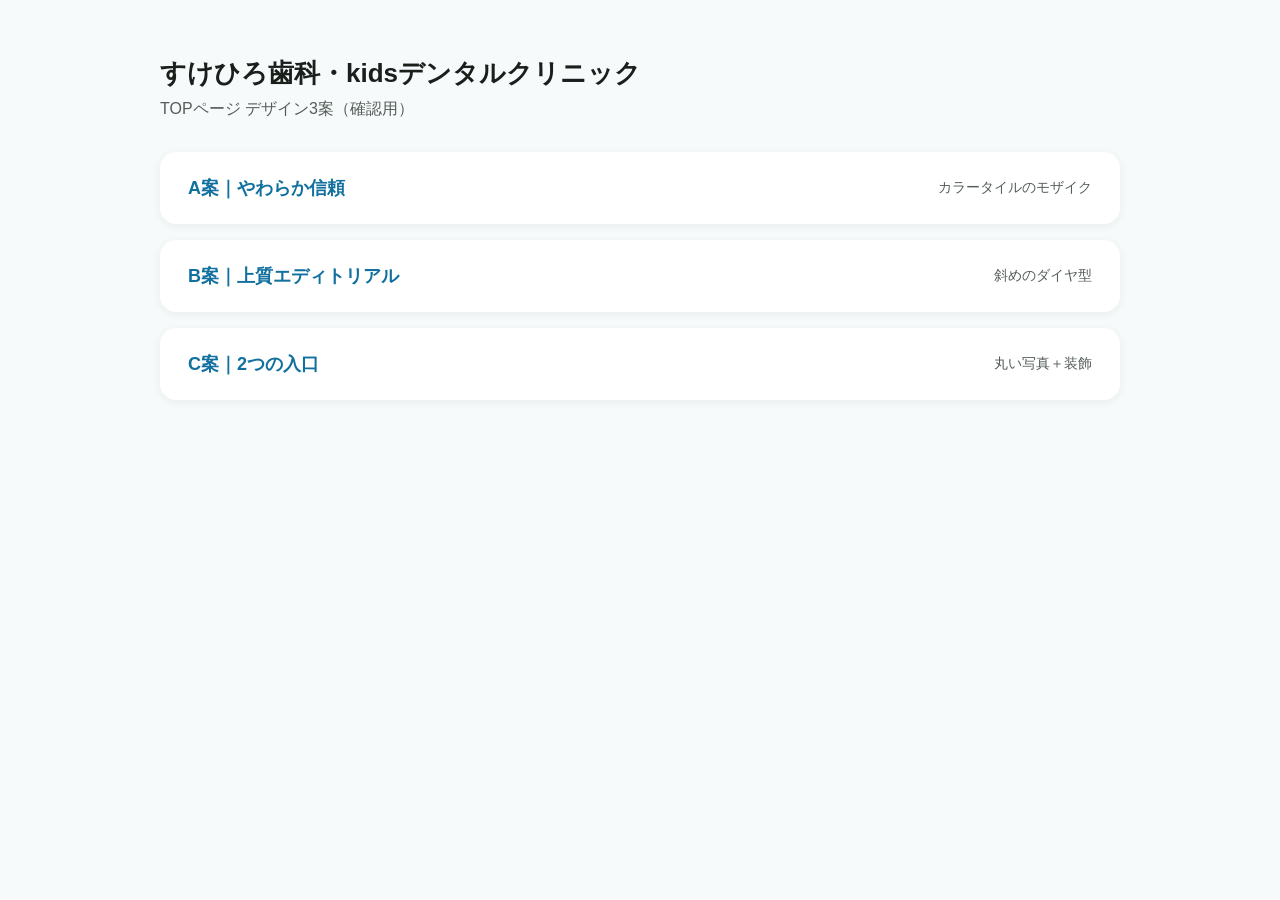
<file: sukehiro-dental-top-design/index.html>
<!doctype html>
<html lang="ja"><head><meta charset="utf-8"><meta name="viewport" content="width=device-width,initial-scale=1">
<title>すけひろ歯科 TOPデザイン3案</title>
<style>body{margin:0;font-family:"Hiragino Sans","Noto Sans JP",sans-serif;background:#F7FAFB;color:#1a1f1c}main{max-width:960px;margin:0 auto;padding:56px 20px}h1{font-size:26px;margin:0 0 8px}p{color:#545d58;margin:0 0 32px}ul{list-style:none;padding:0;display:grid;gap:16px}a{display:flex;justify-content:space-between;align-items:center;padding:24px 28px;border-radius:16px;background:#fff;box-shadow:0 2px 10px rgba(0,0,0,.06);color:#12709F;text-decoration:none;font-weight:700;font-size:18px}a:hover{background:#E3F4FC}small{color:#545d58;font-weight:400;font-size:14px}</style></head>
<body><main><h1>すけひろ歯科・kidsデンタルクリニック</h1><p>TOPページ デザイン3案（確認用）</p><ul>
<li><a href="a/">A案｜やわらか信頼 <small>カラータイルのモザイク</small></a></li>
<li><a href="b/">B案｜上質エディトリアル <small>斜めのダイヤ型</small></a></li>
<li><a href="c/">C案｜2つの入口 <small>丸い写真＋装飾</small></a></li>
</ul></main></body></html>
</file>
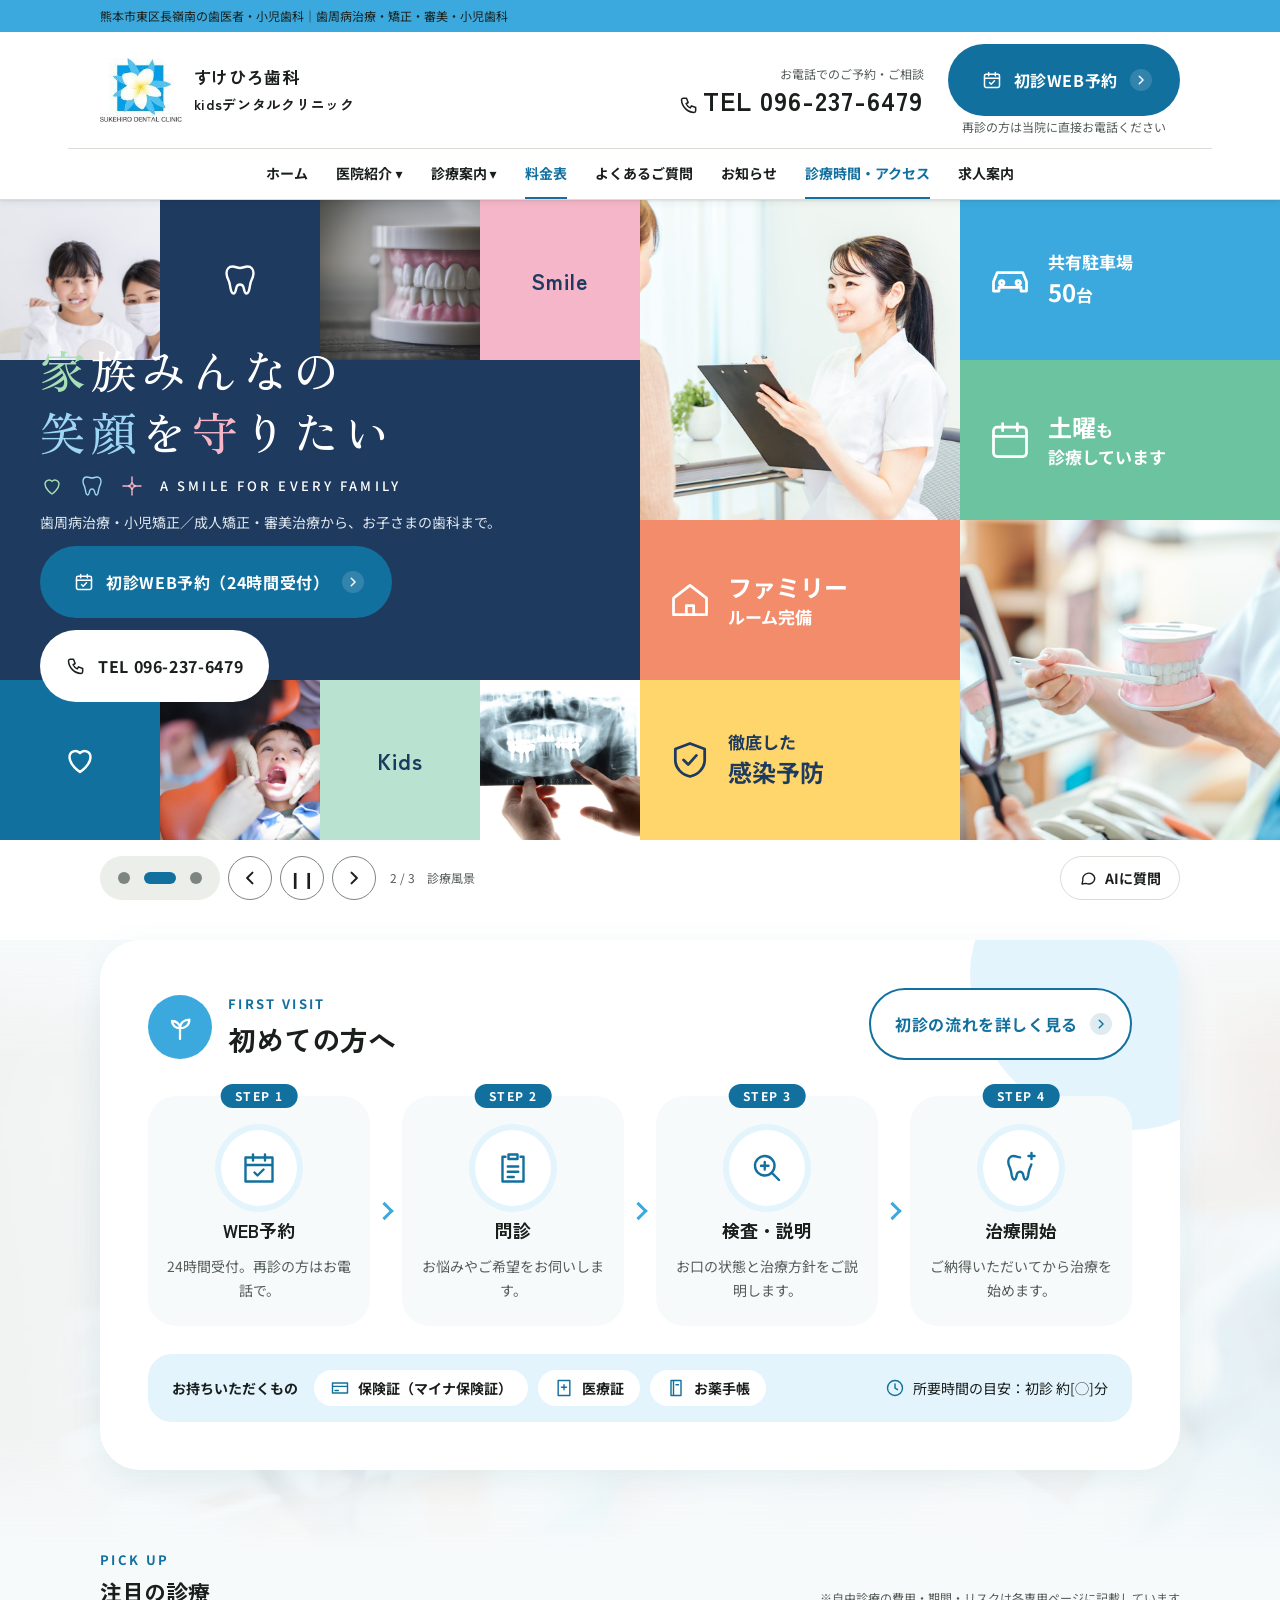
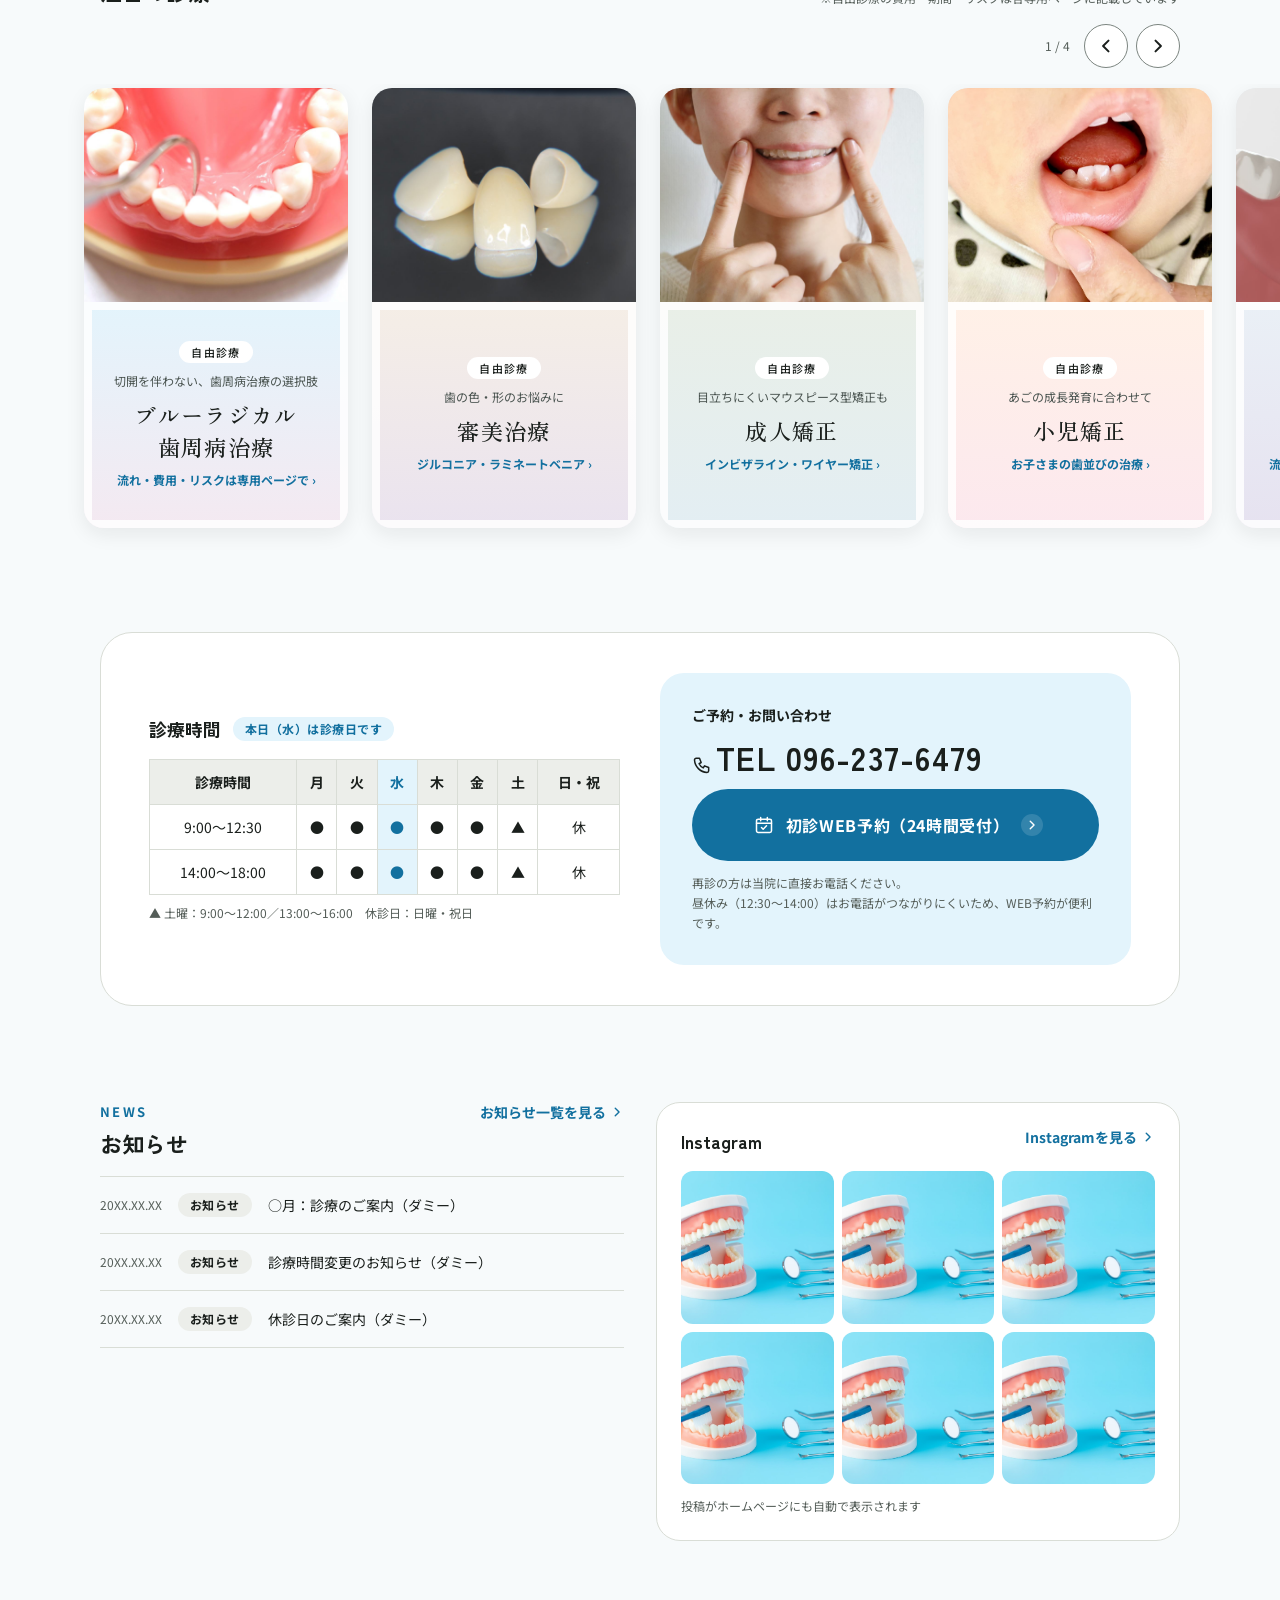
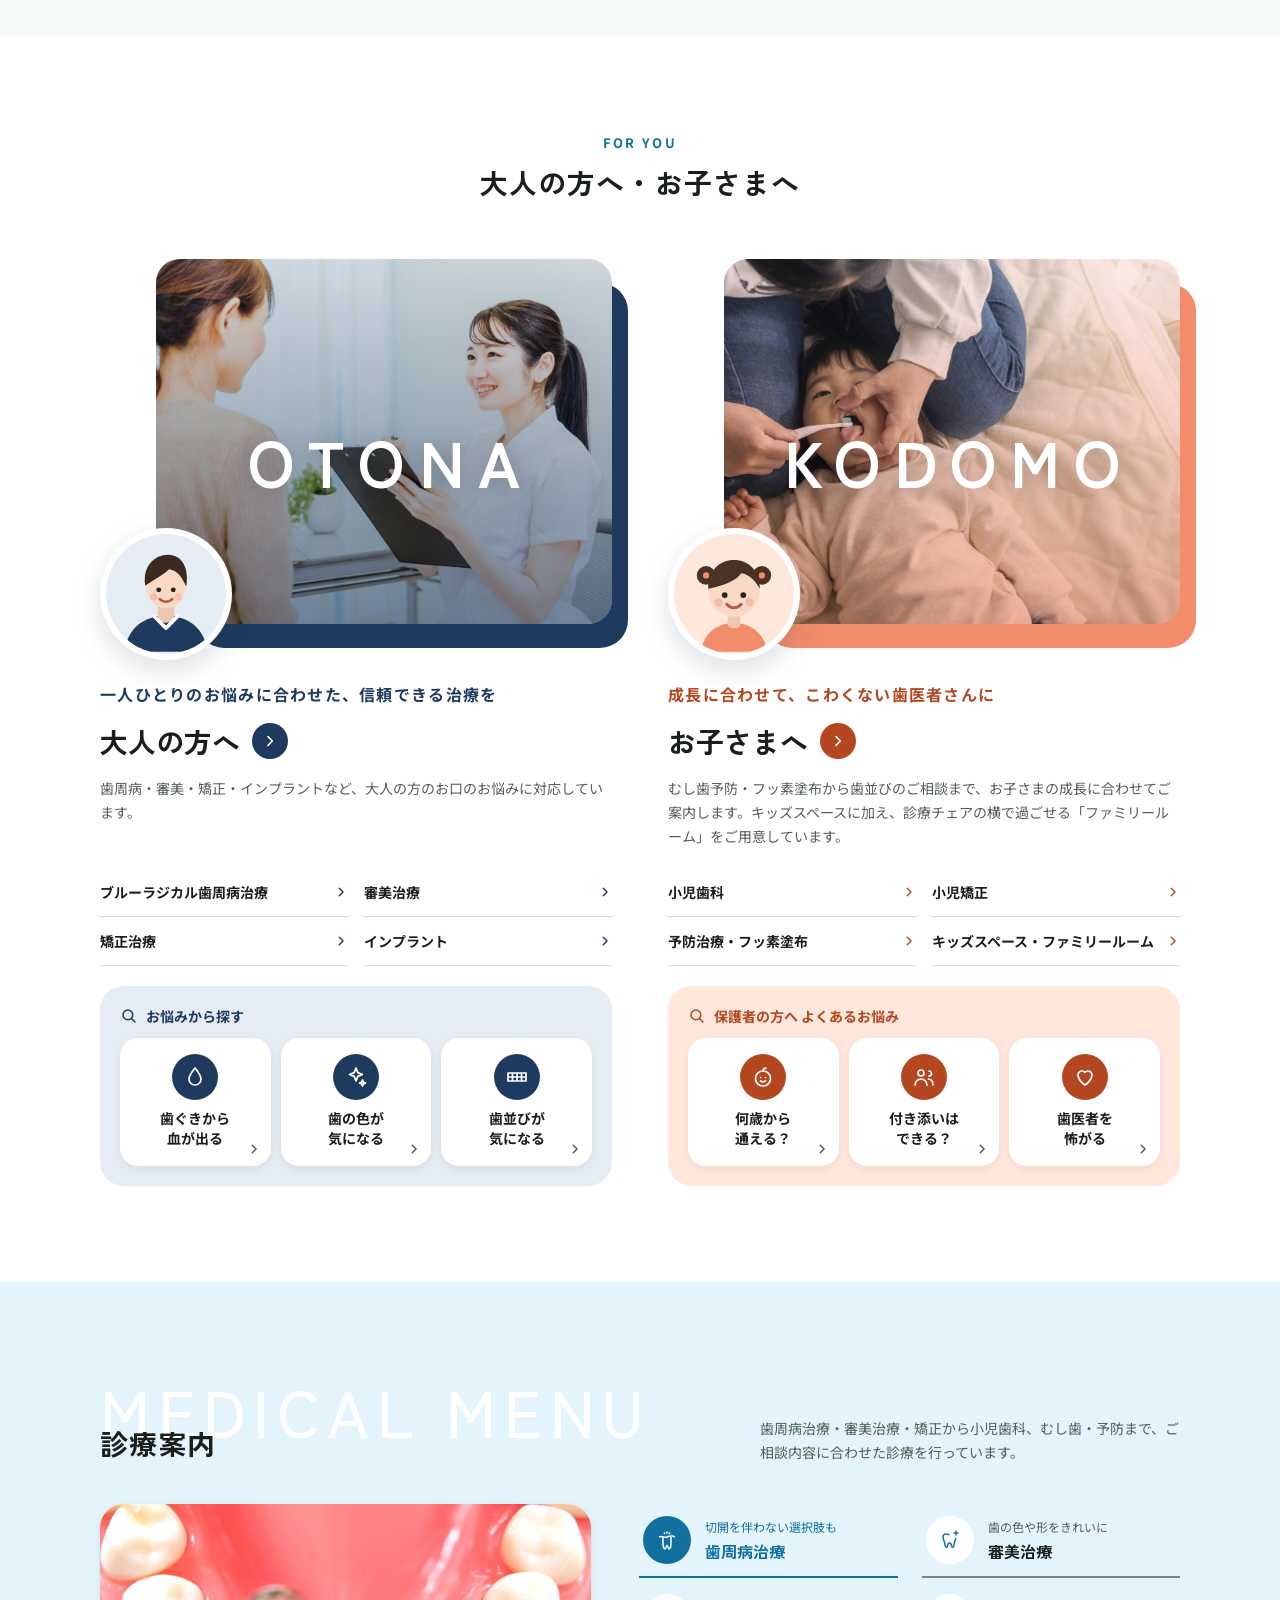
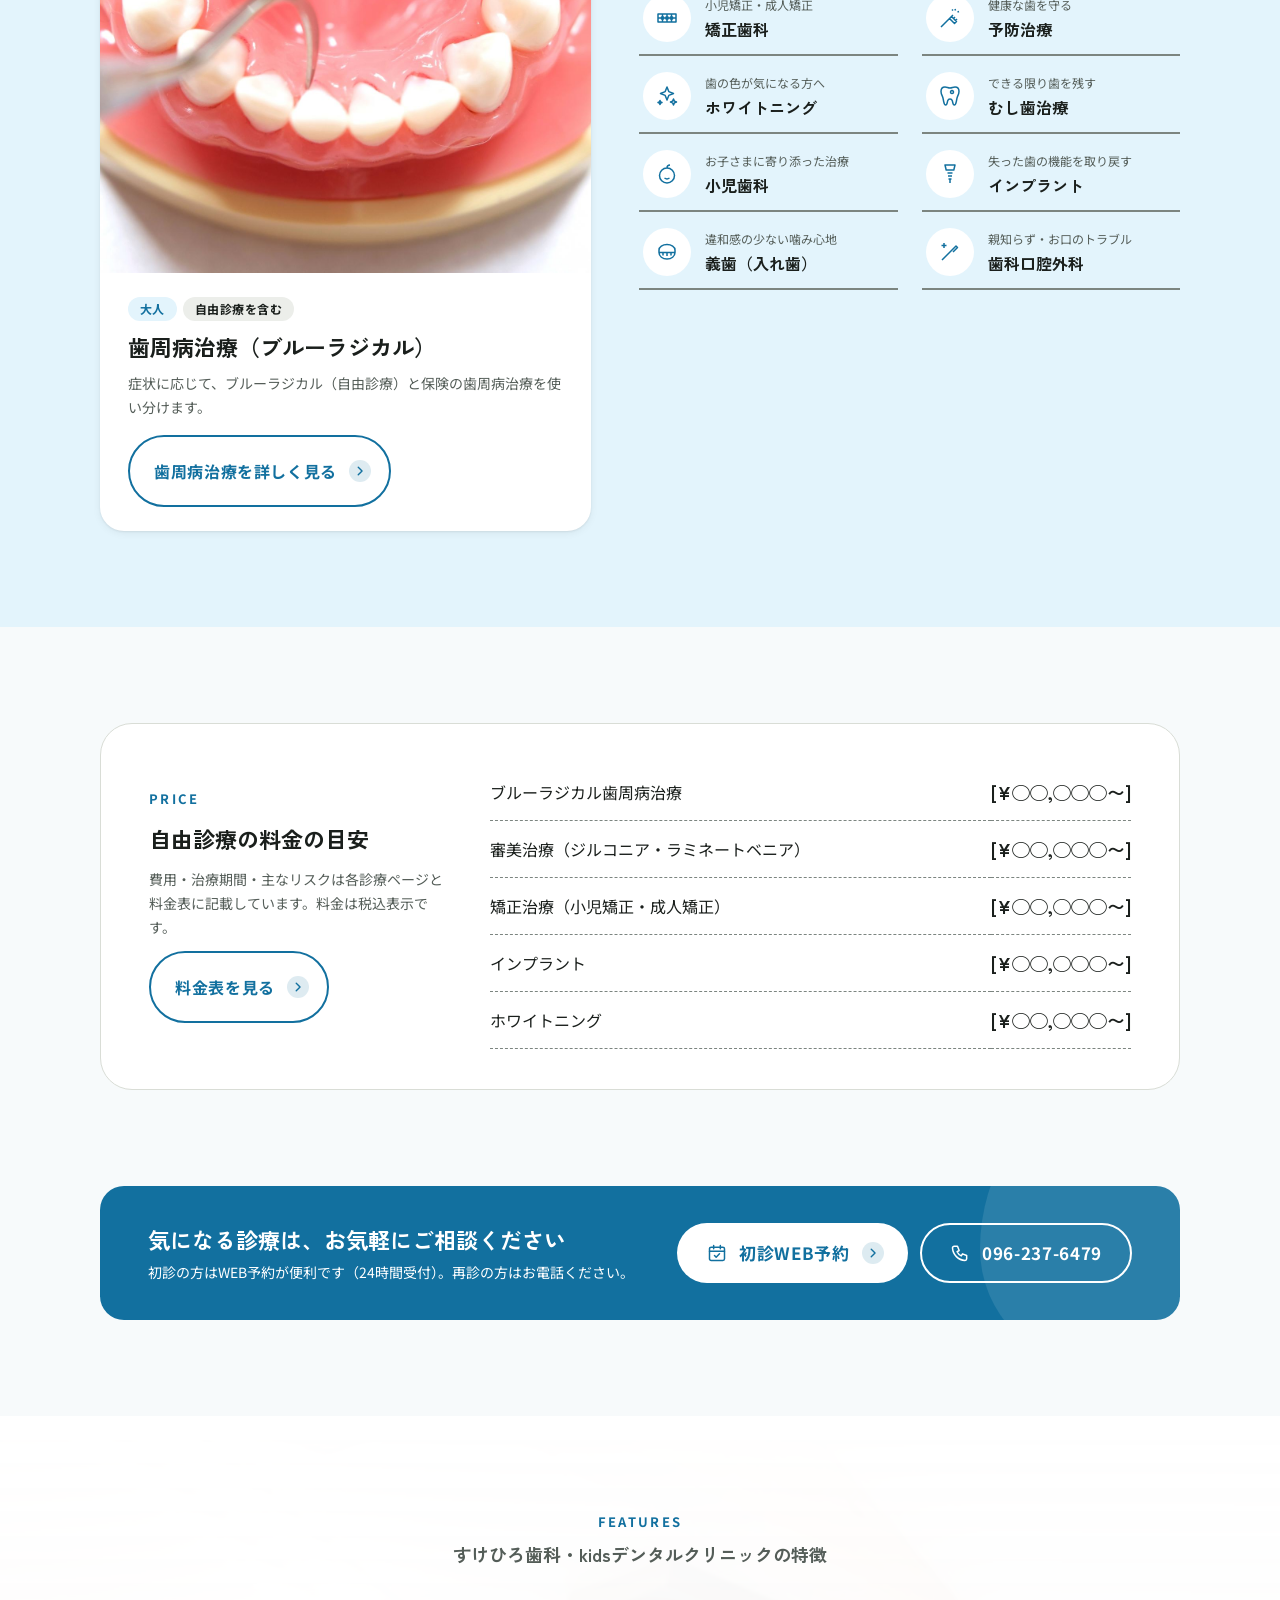
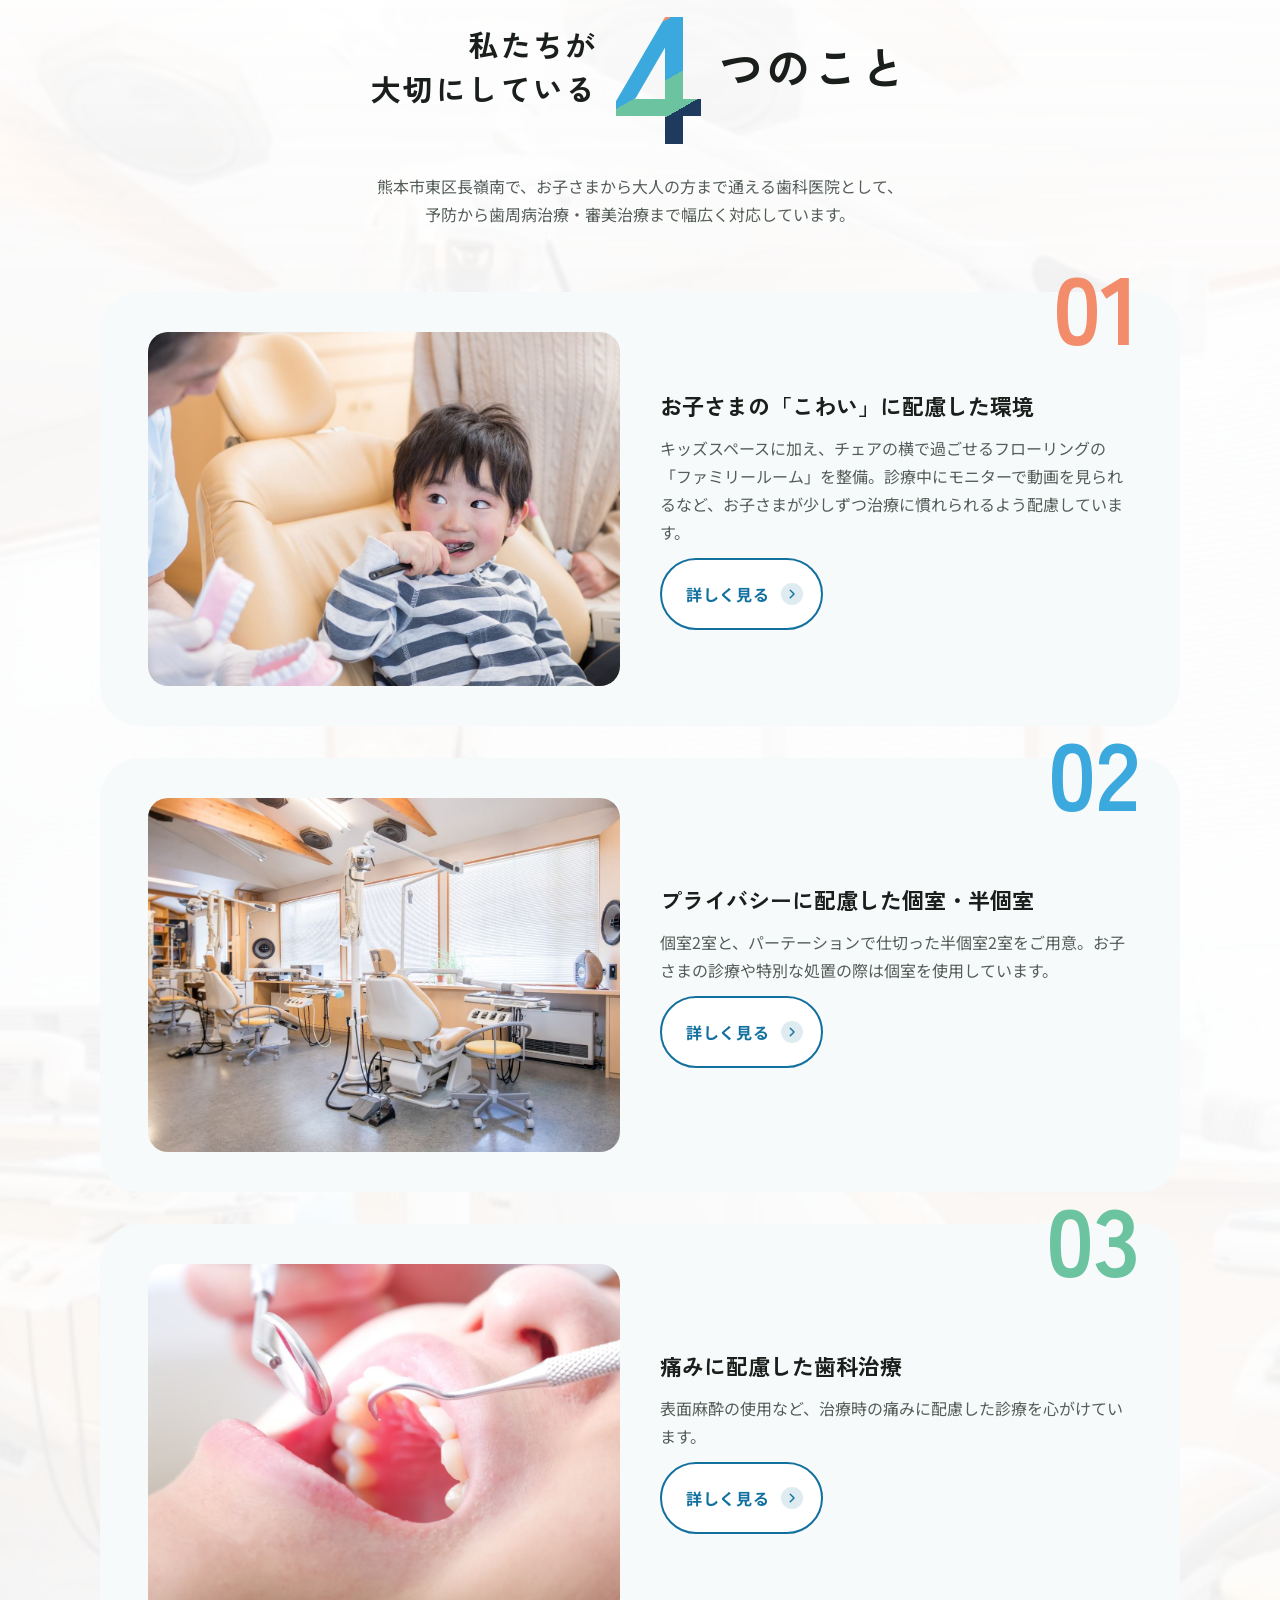
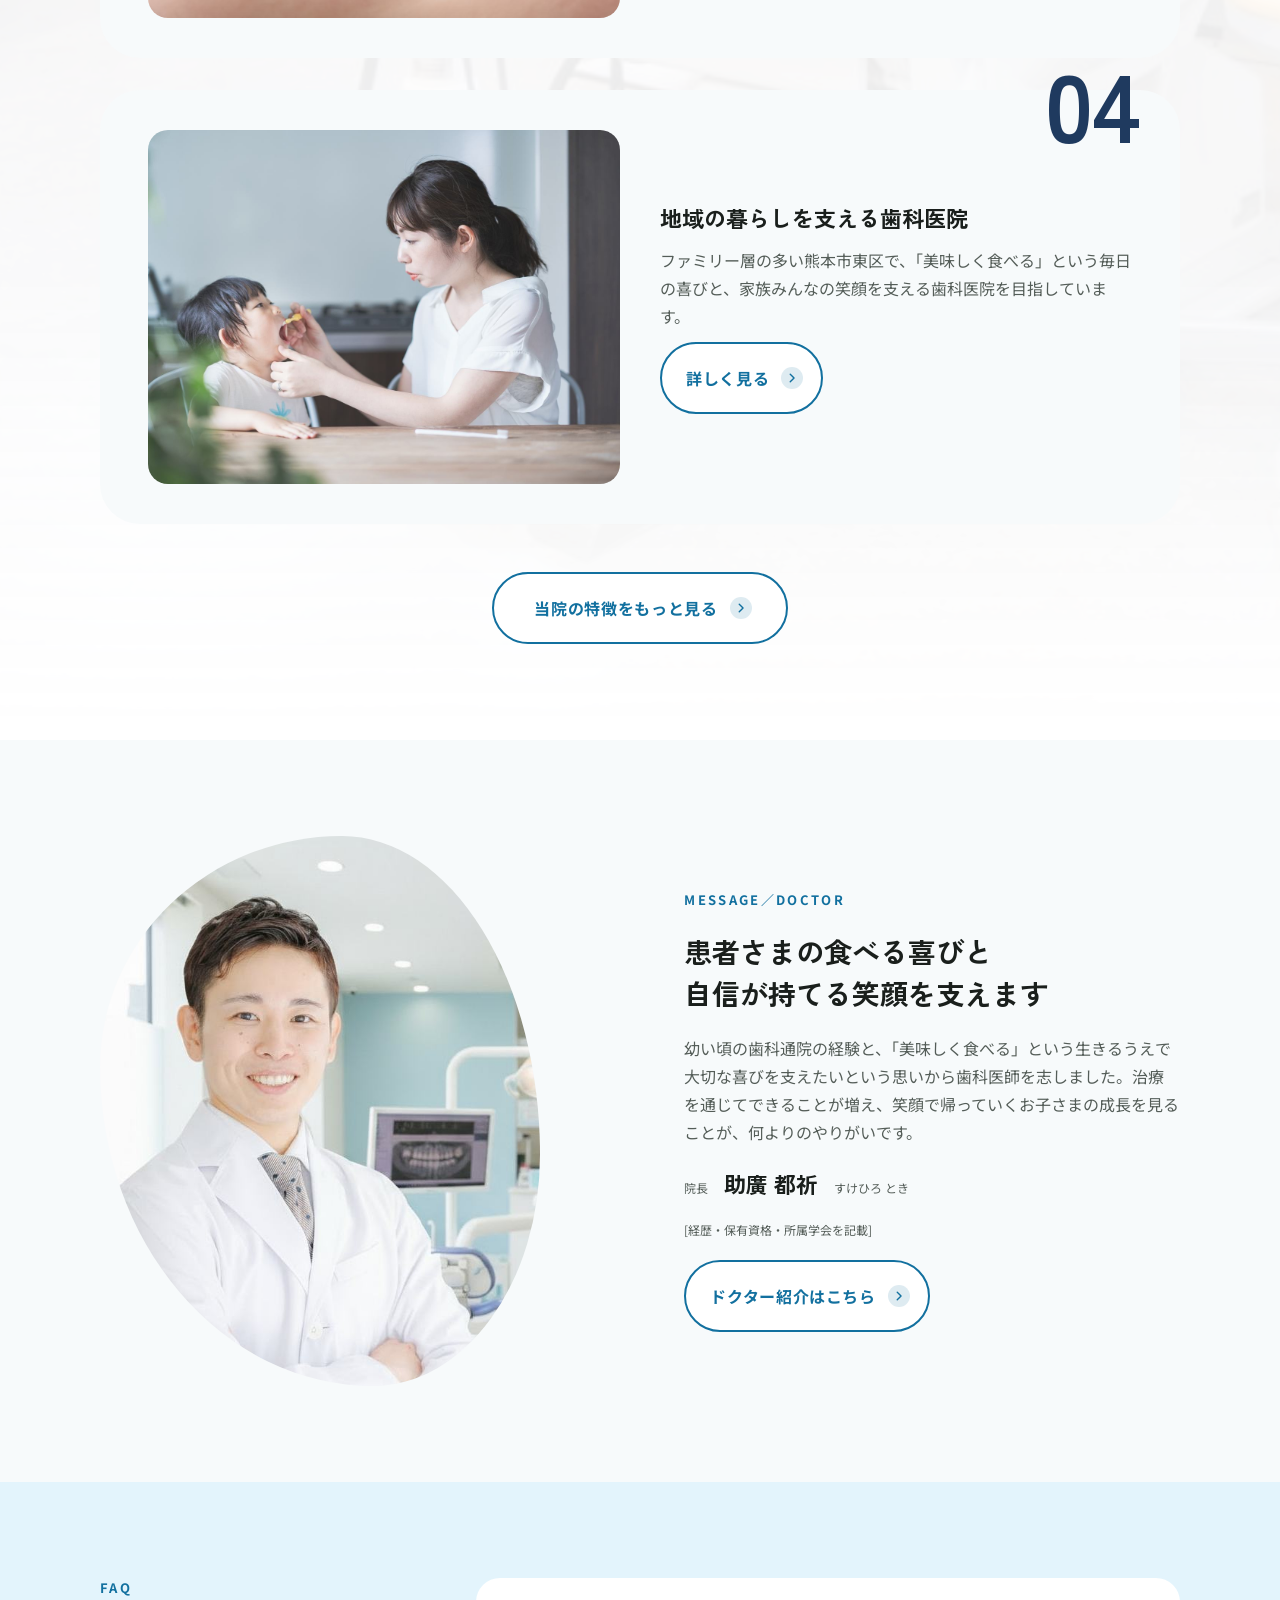
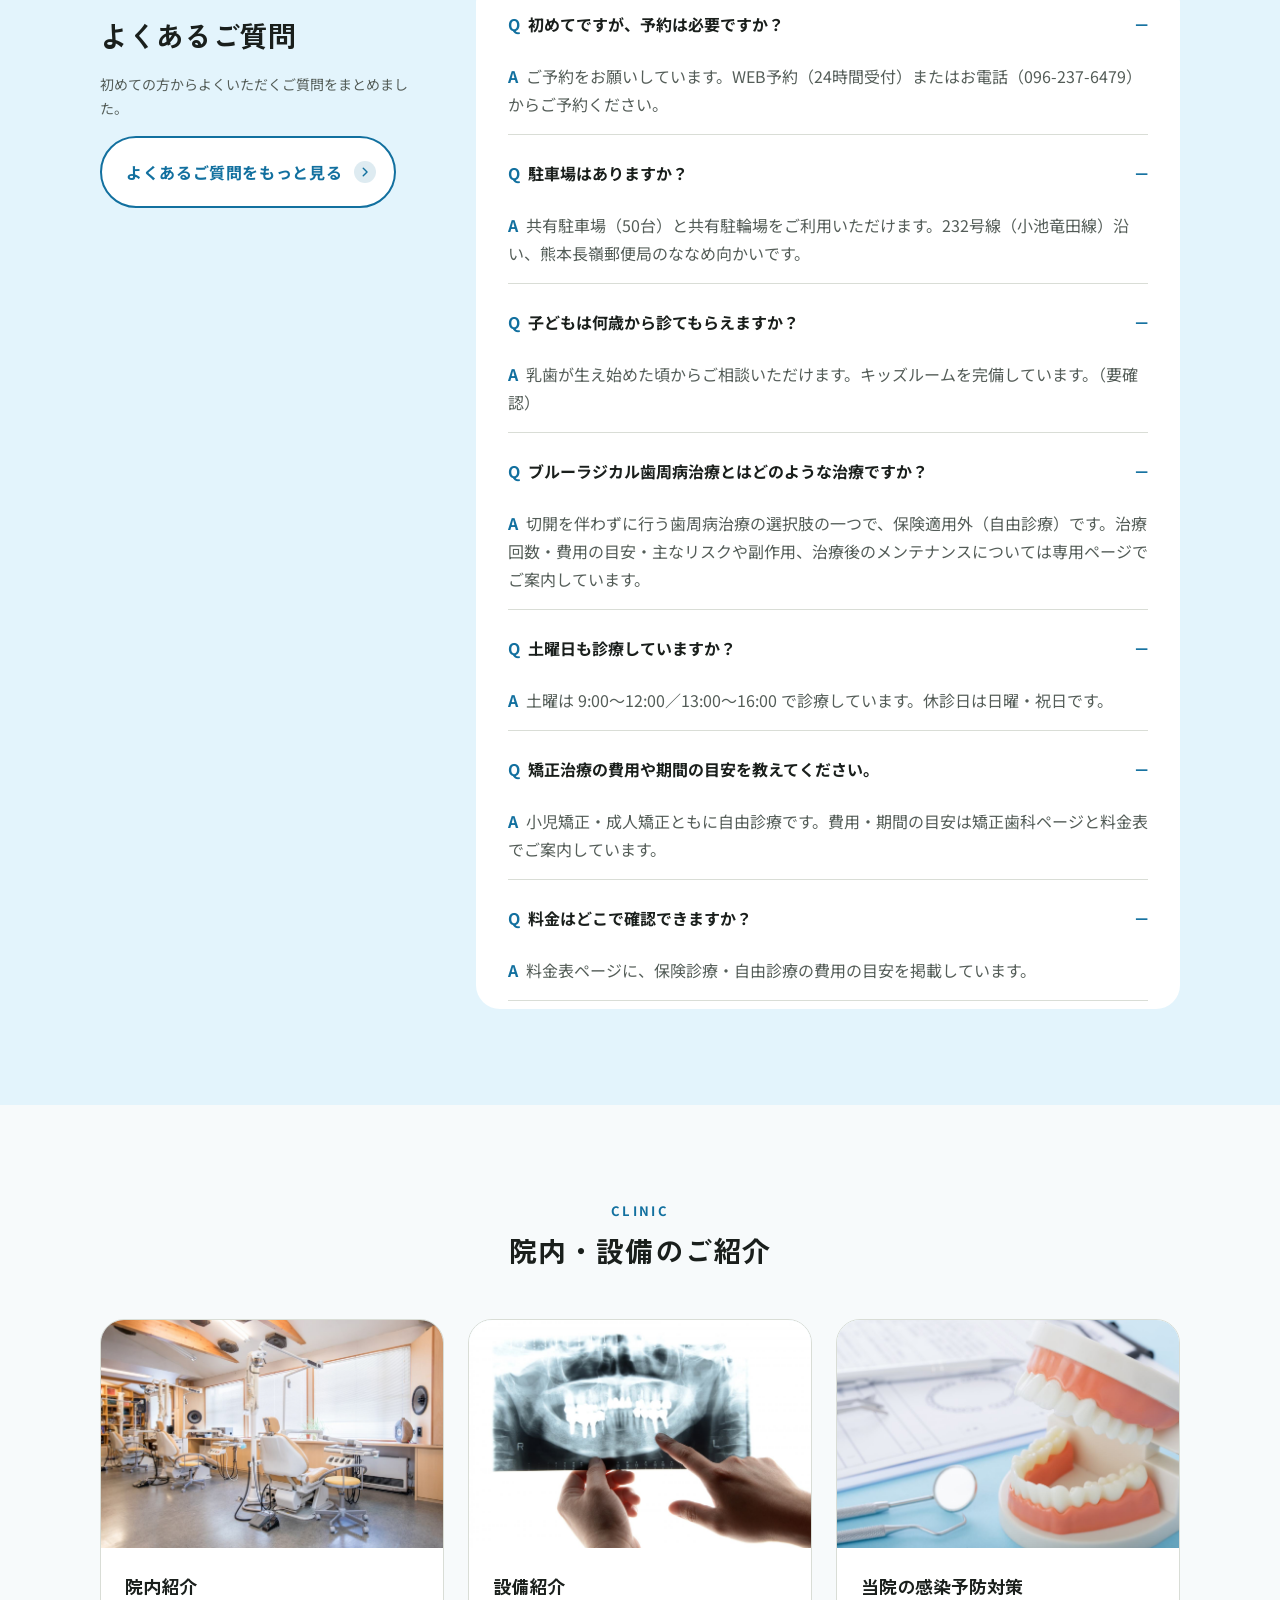
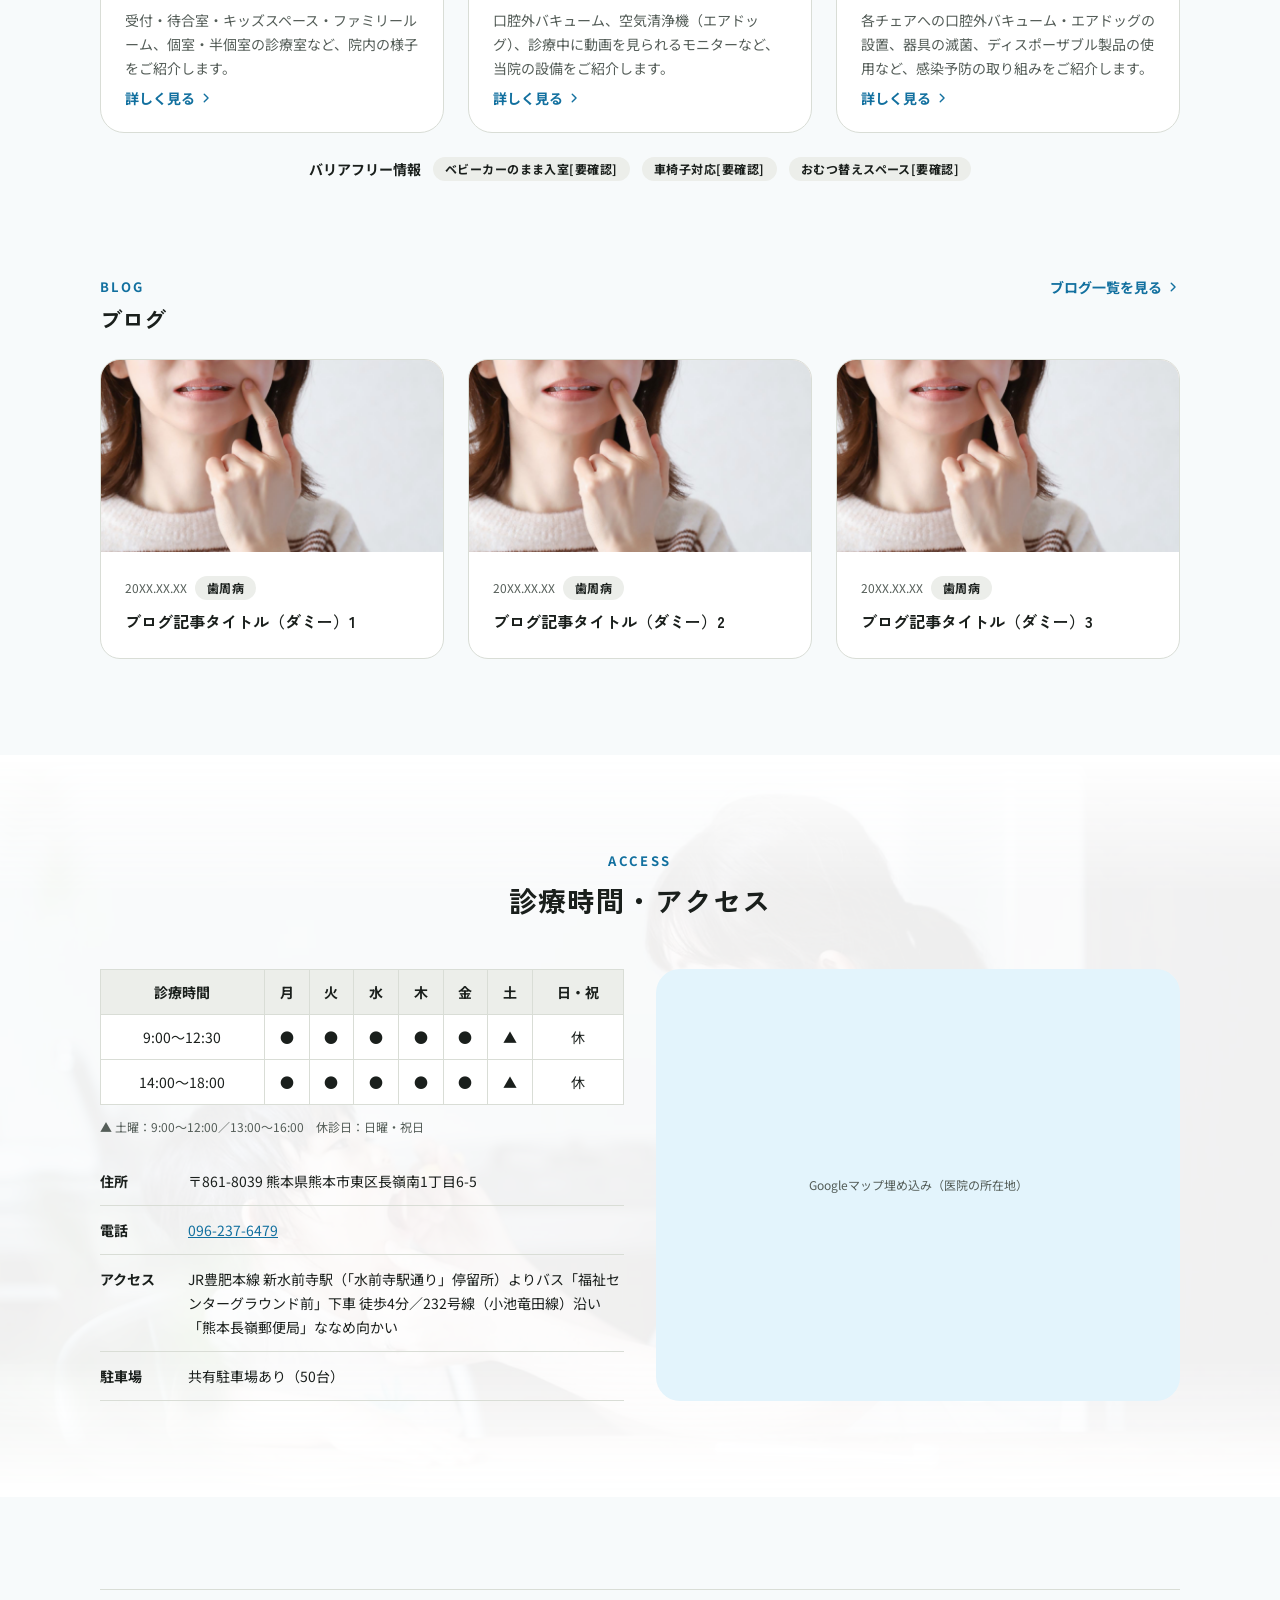
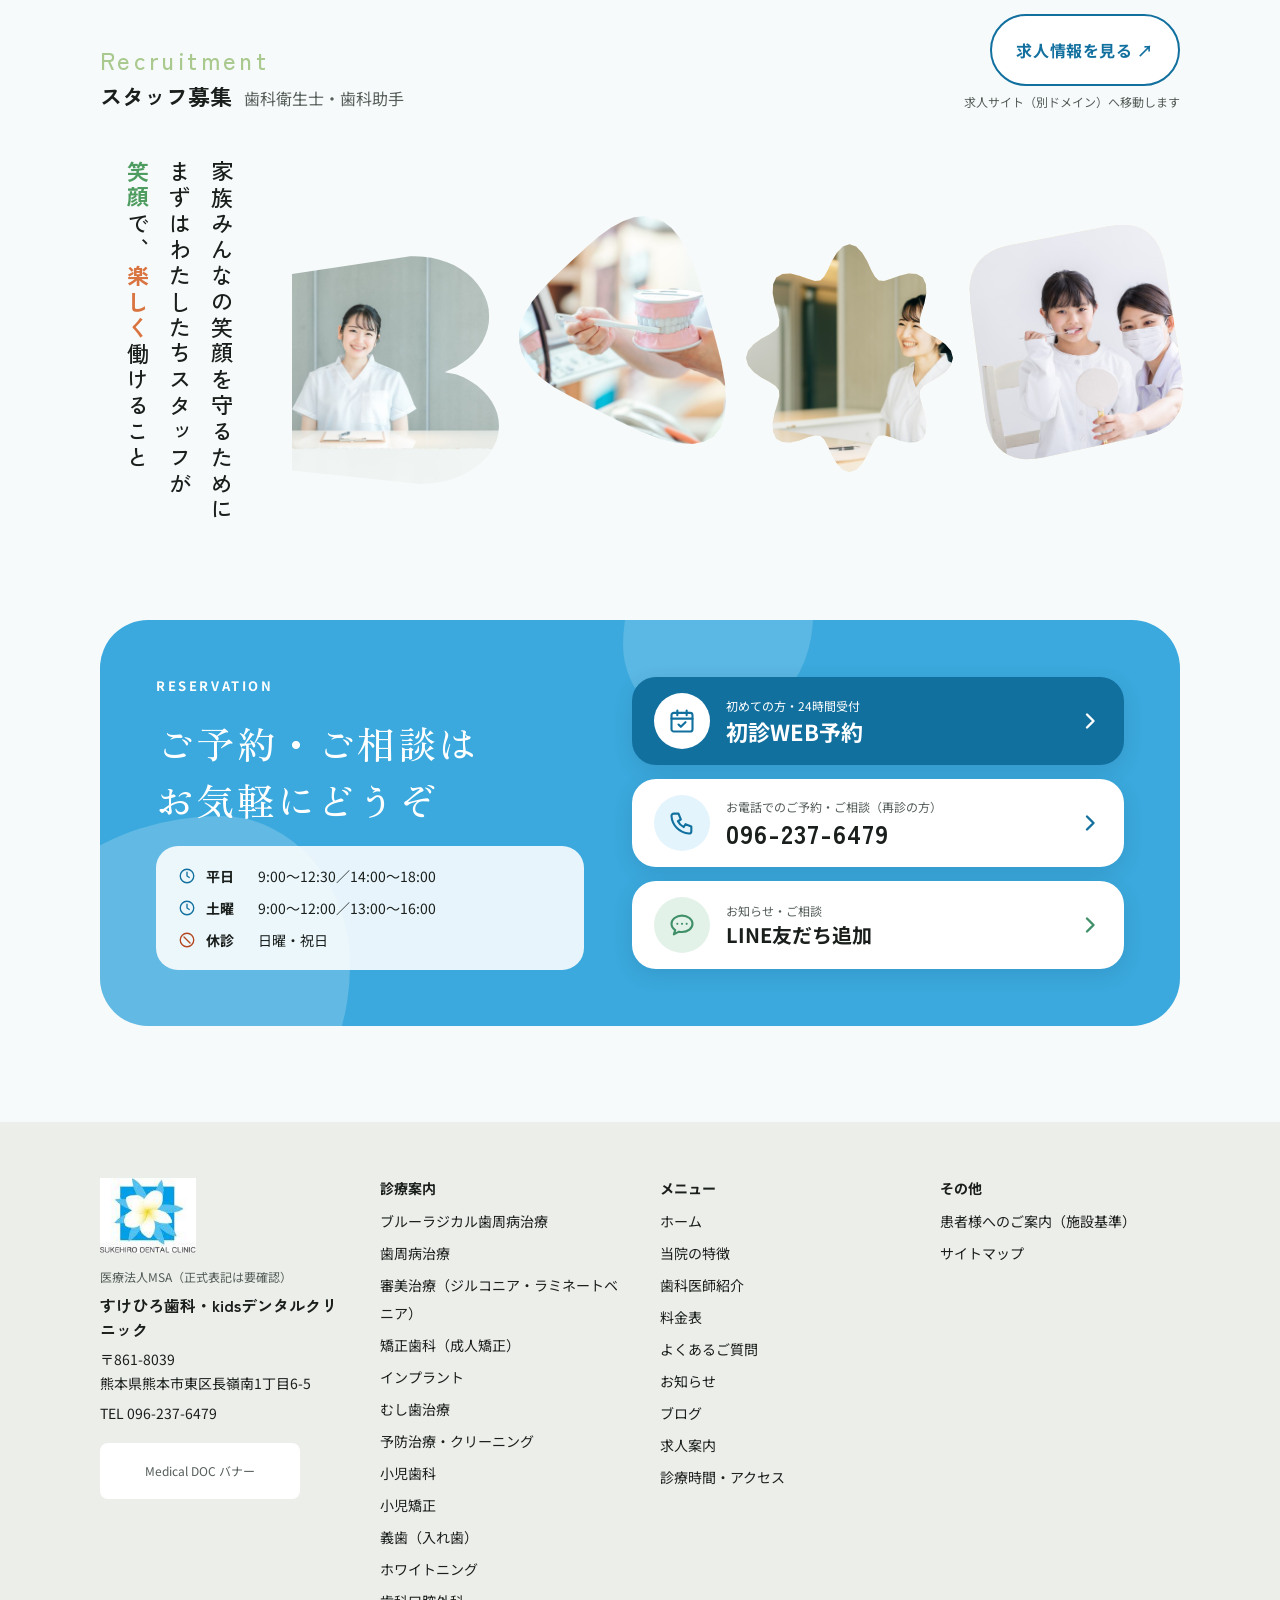
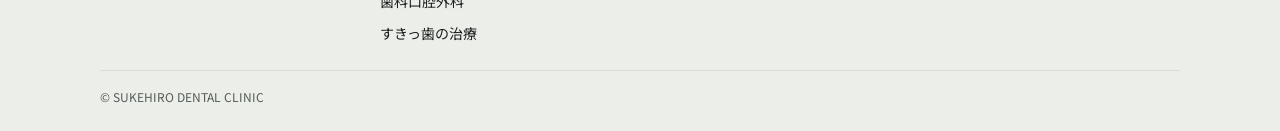
<file: sukehiro-dental-top-design/a/index.html>
<!doctype html>
<html lang="ja"><head><meta charset="utf-8"><meta name="viewport" content="width=device-width,initial-scale=1">
<title>A案｜やわらか信頼｜すけひろ歯科 TOPデザイン</title>
<link rel="stylesheet" href="../assets/css/tokens.css"><link rel="stylesheet" href="../assets/css/bundle.css">
<script src="../assets/js/dc-runtime.js"></script></head>
<body><script>fetch('design.dc.html').then(r=>r.text()).then(s=>dcBoot(s));</script></body></html>
</file>
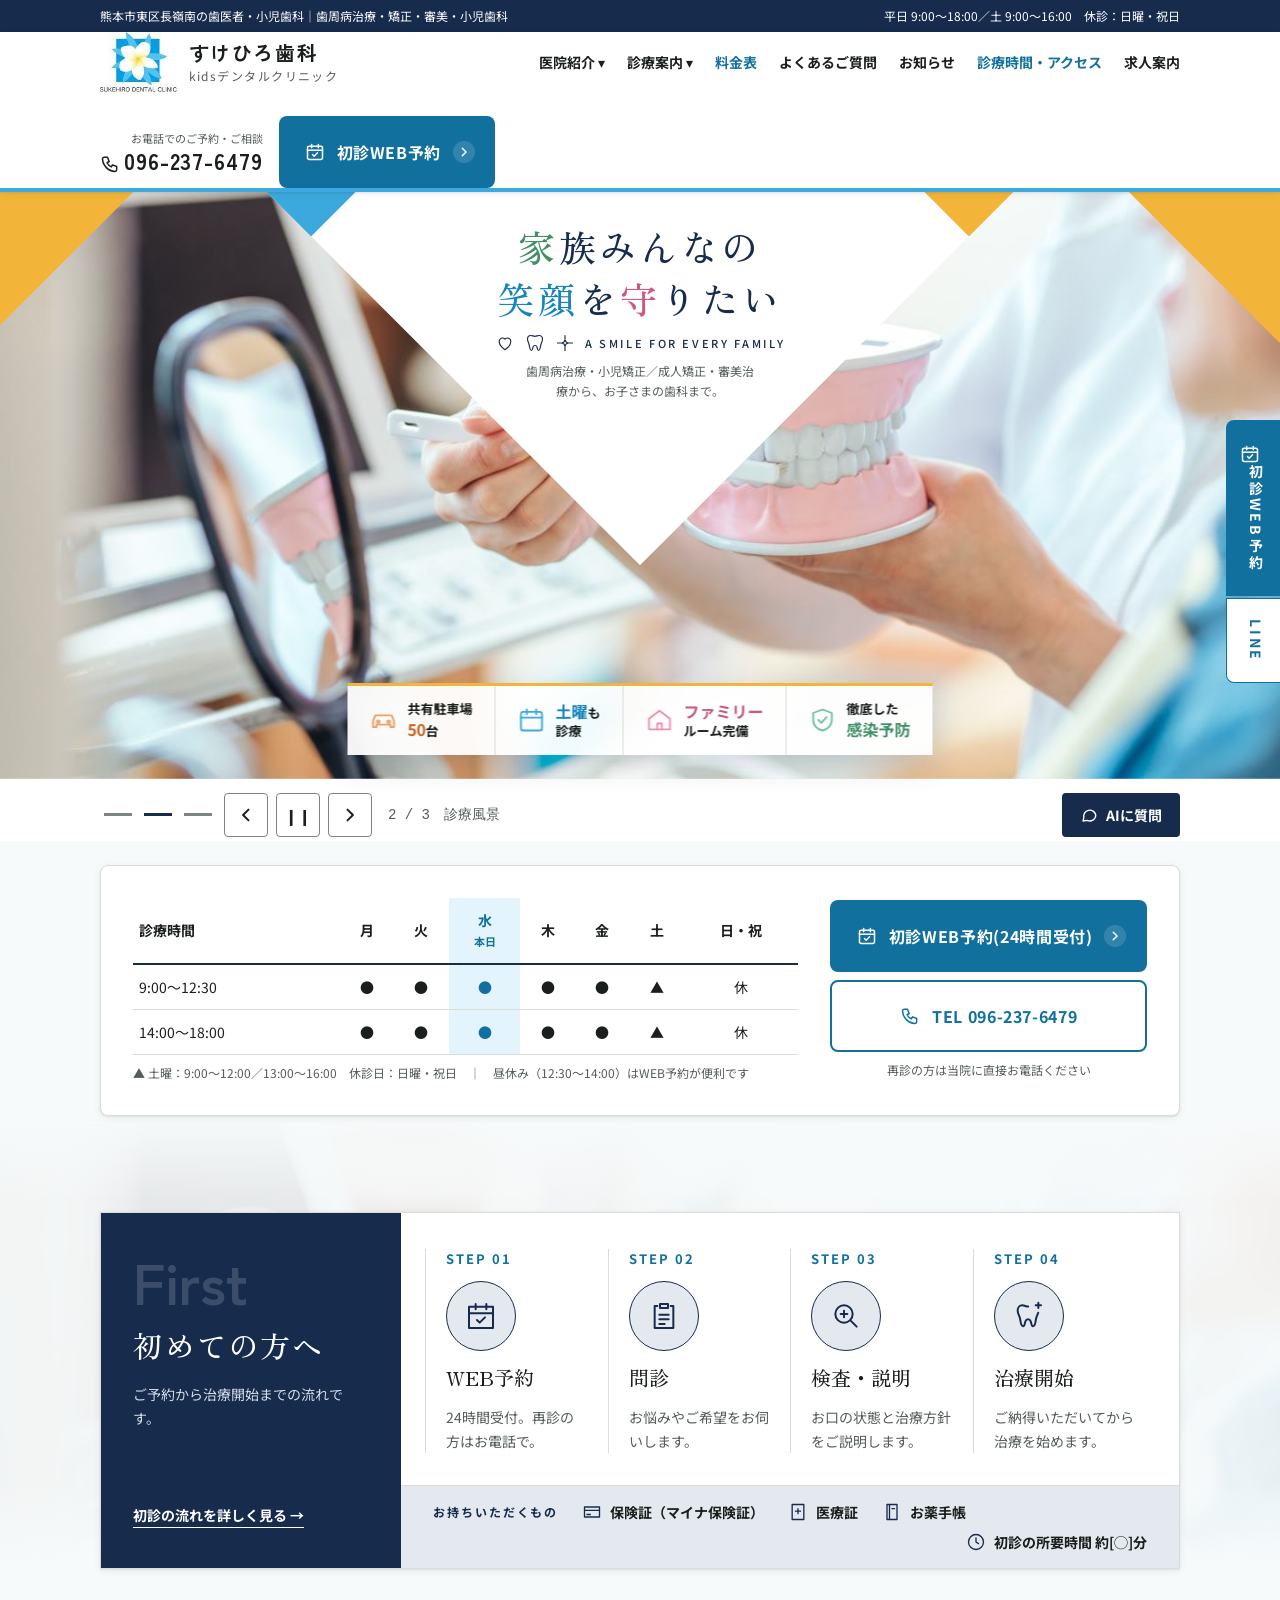
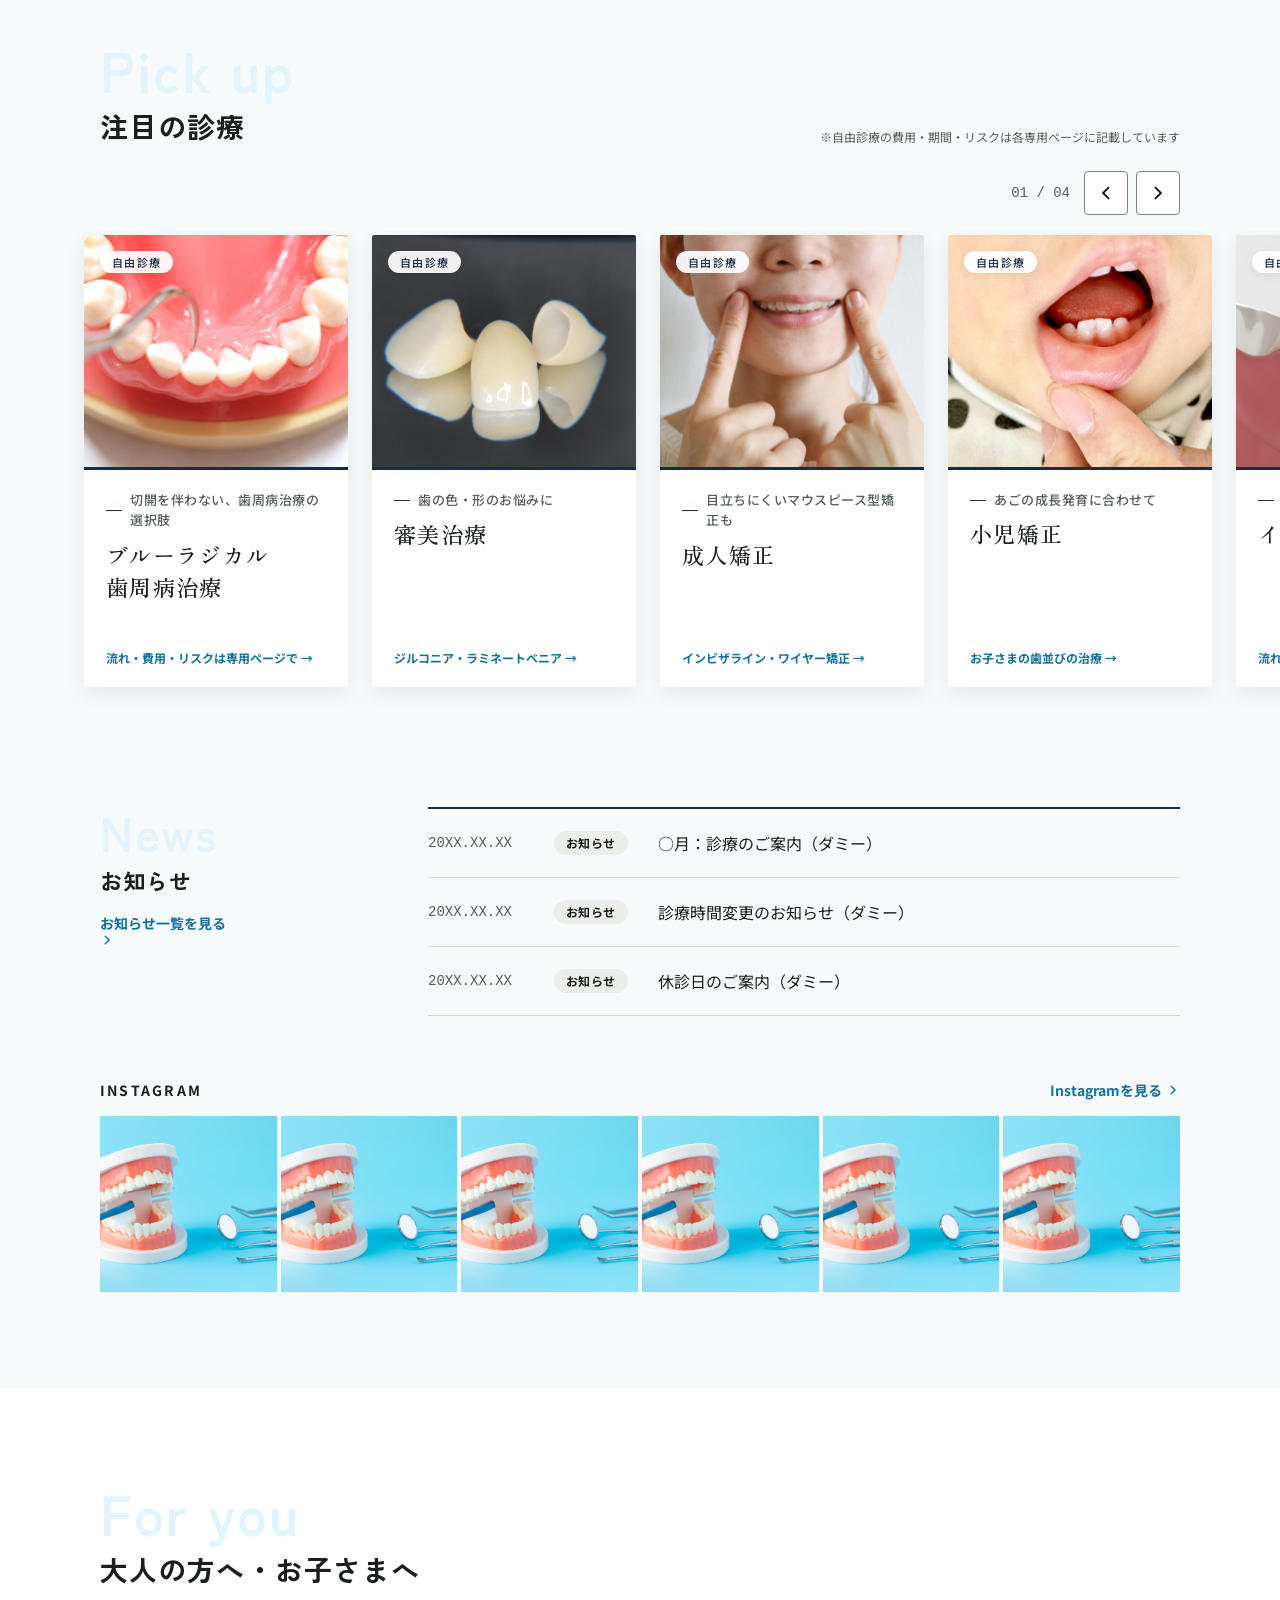
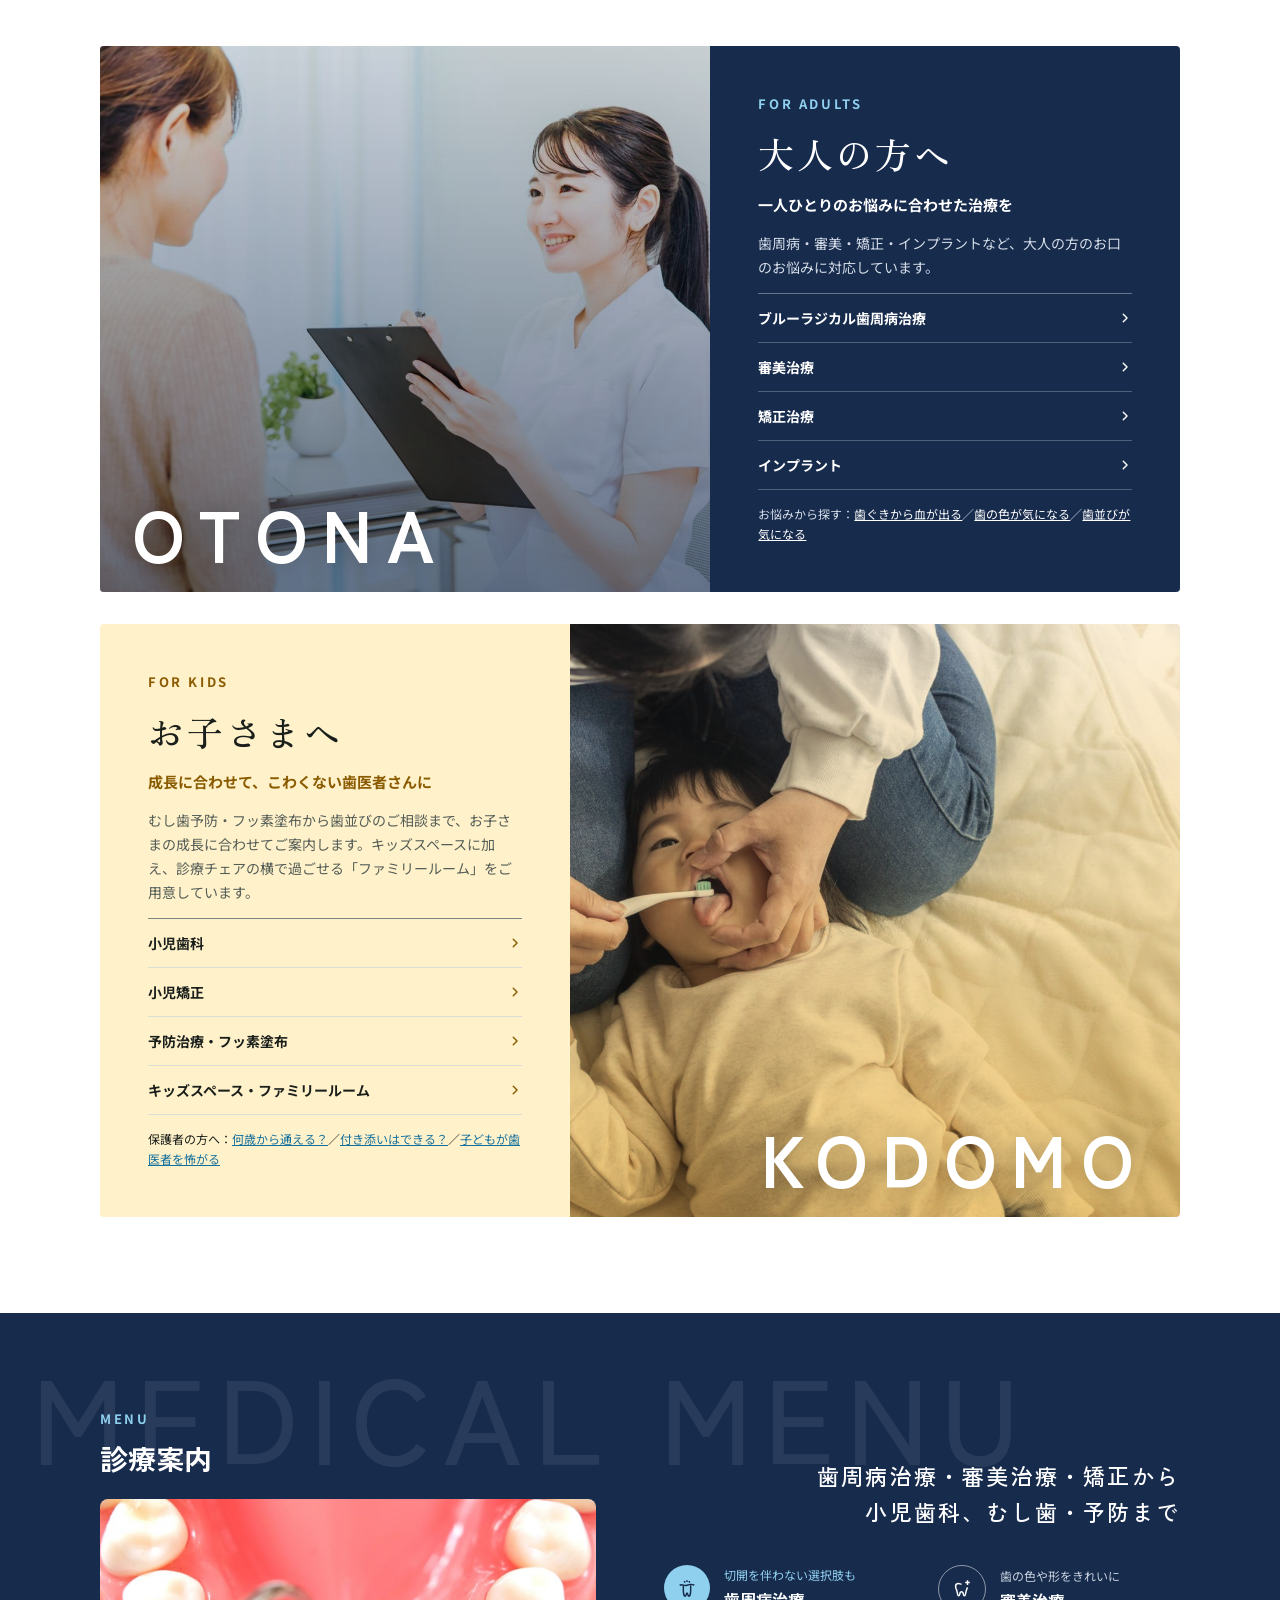
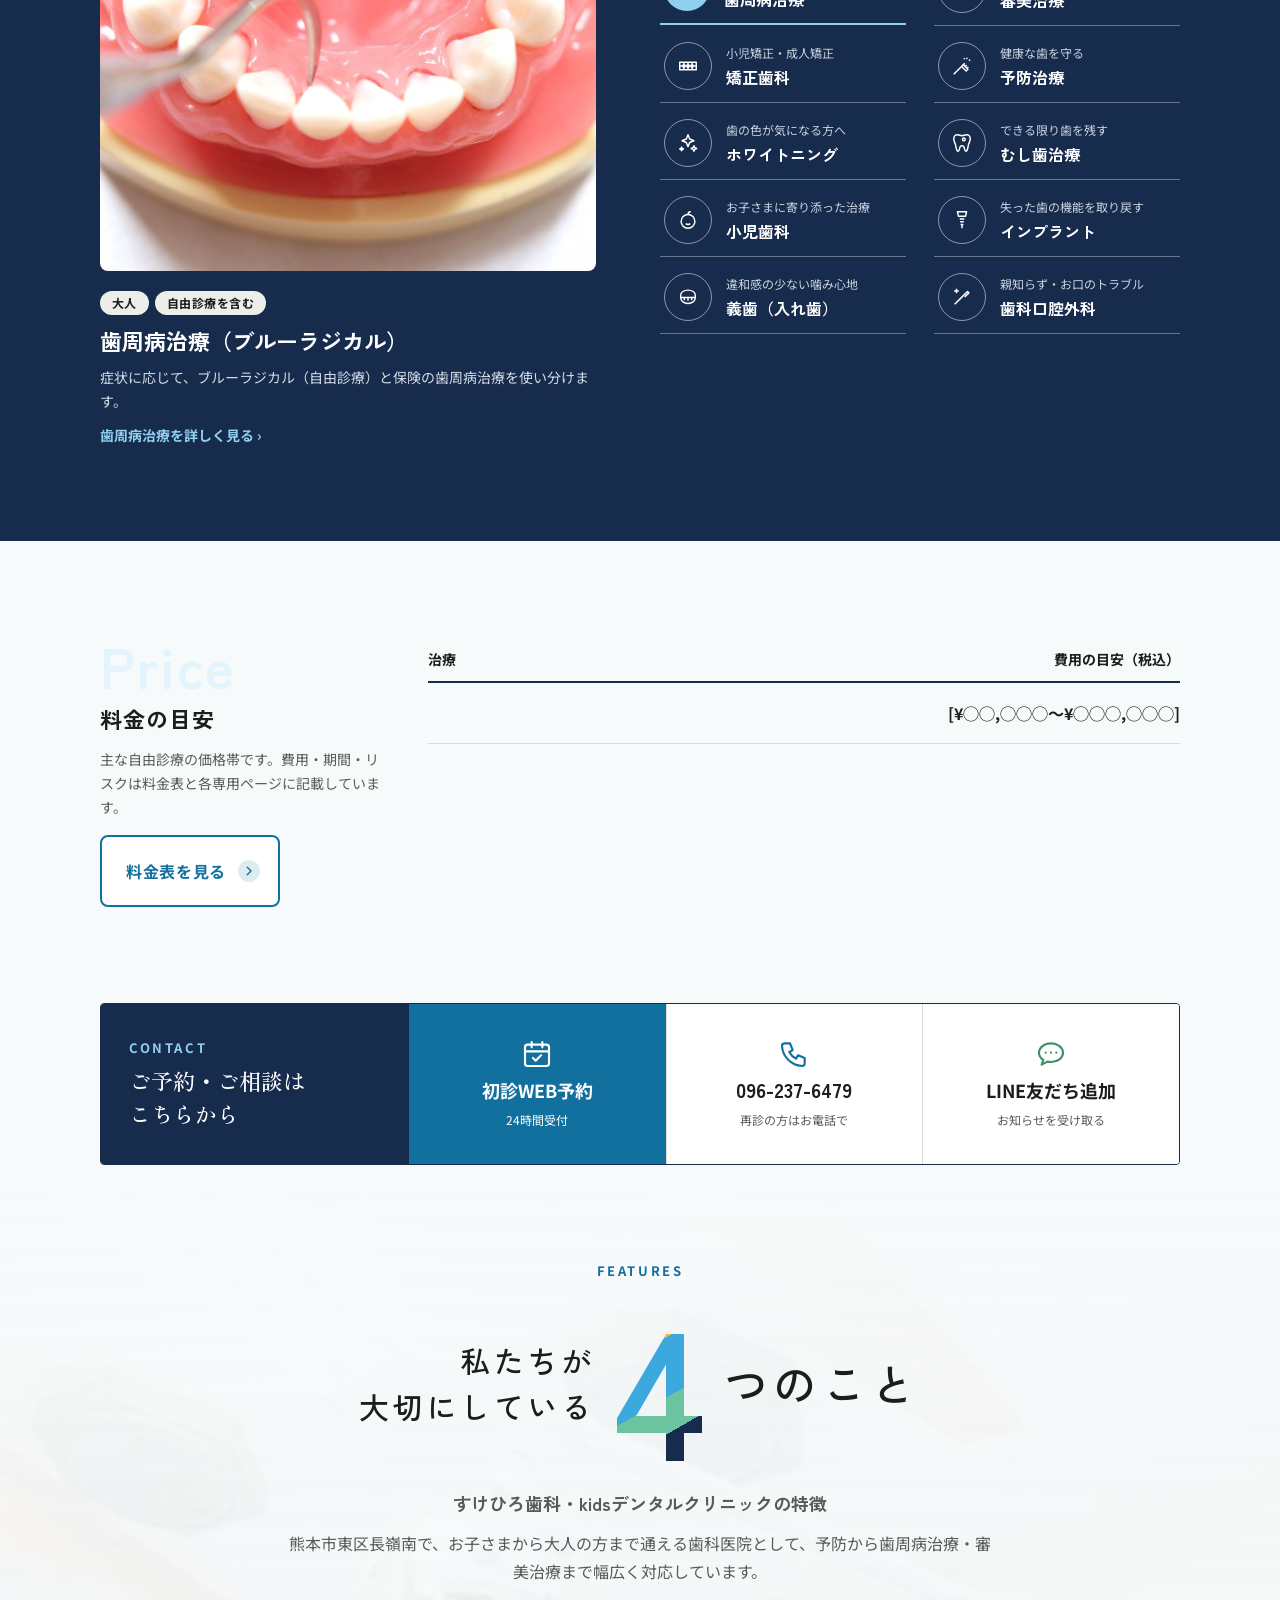
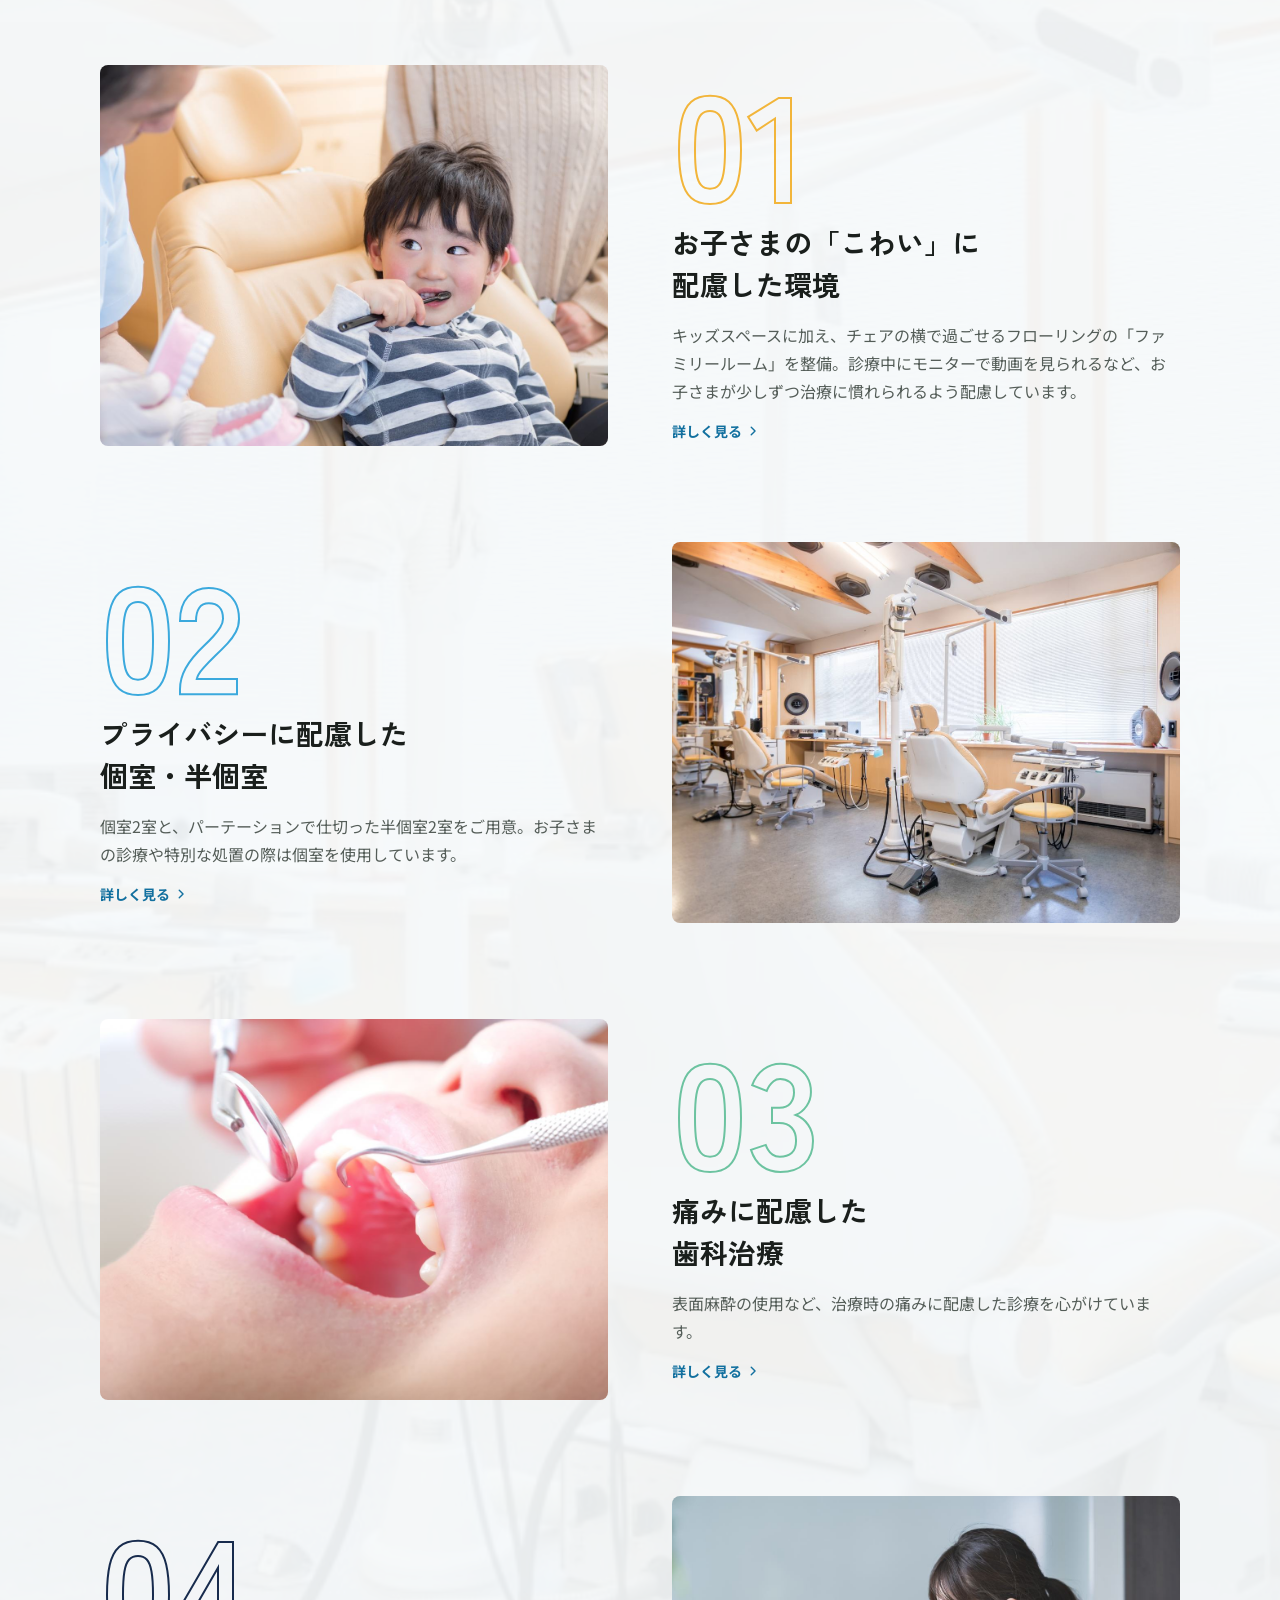
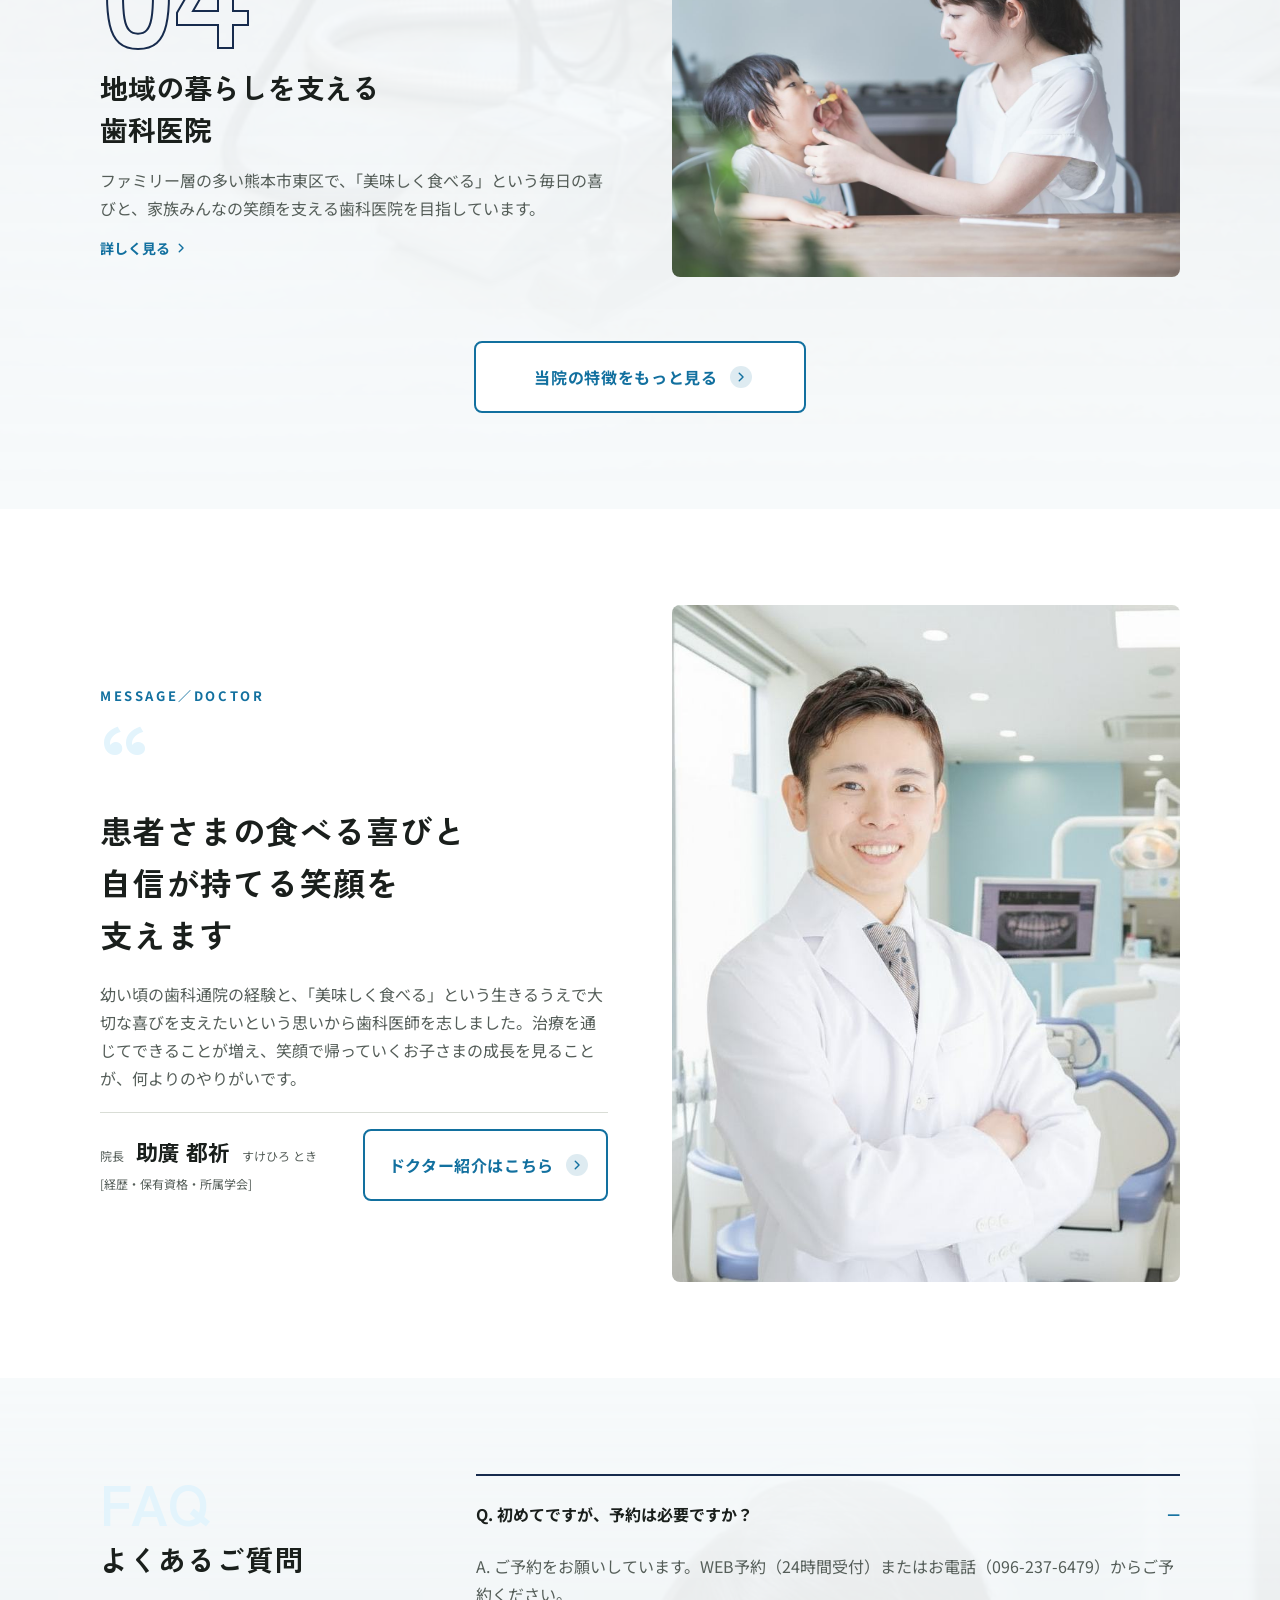
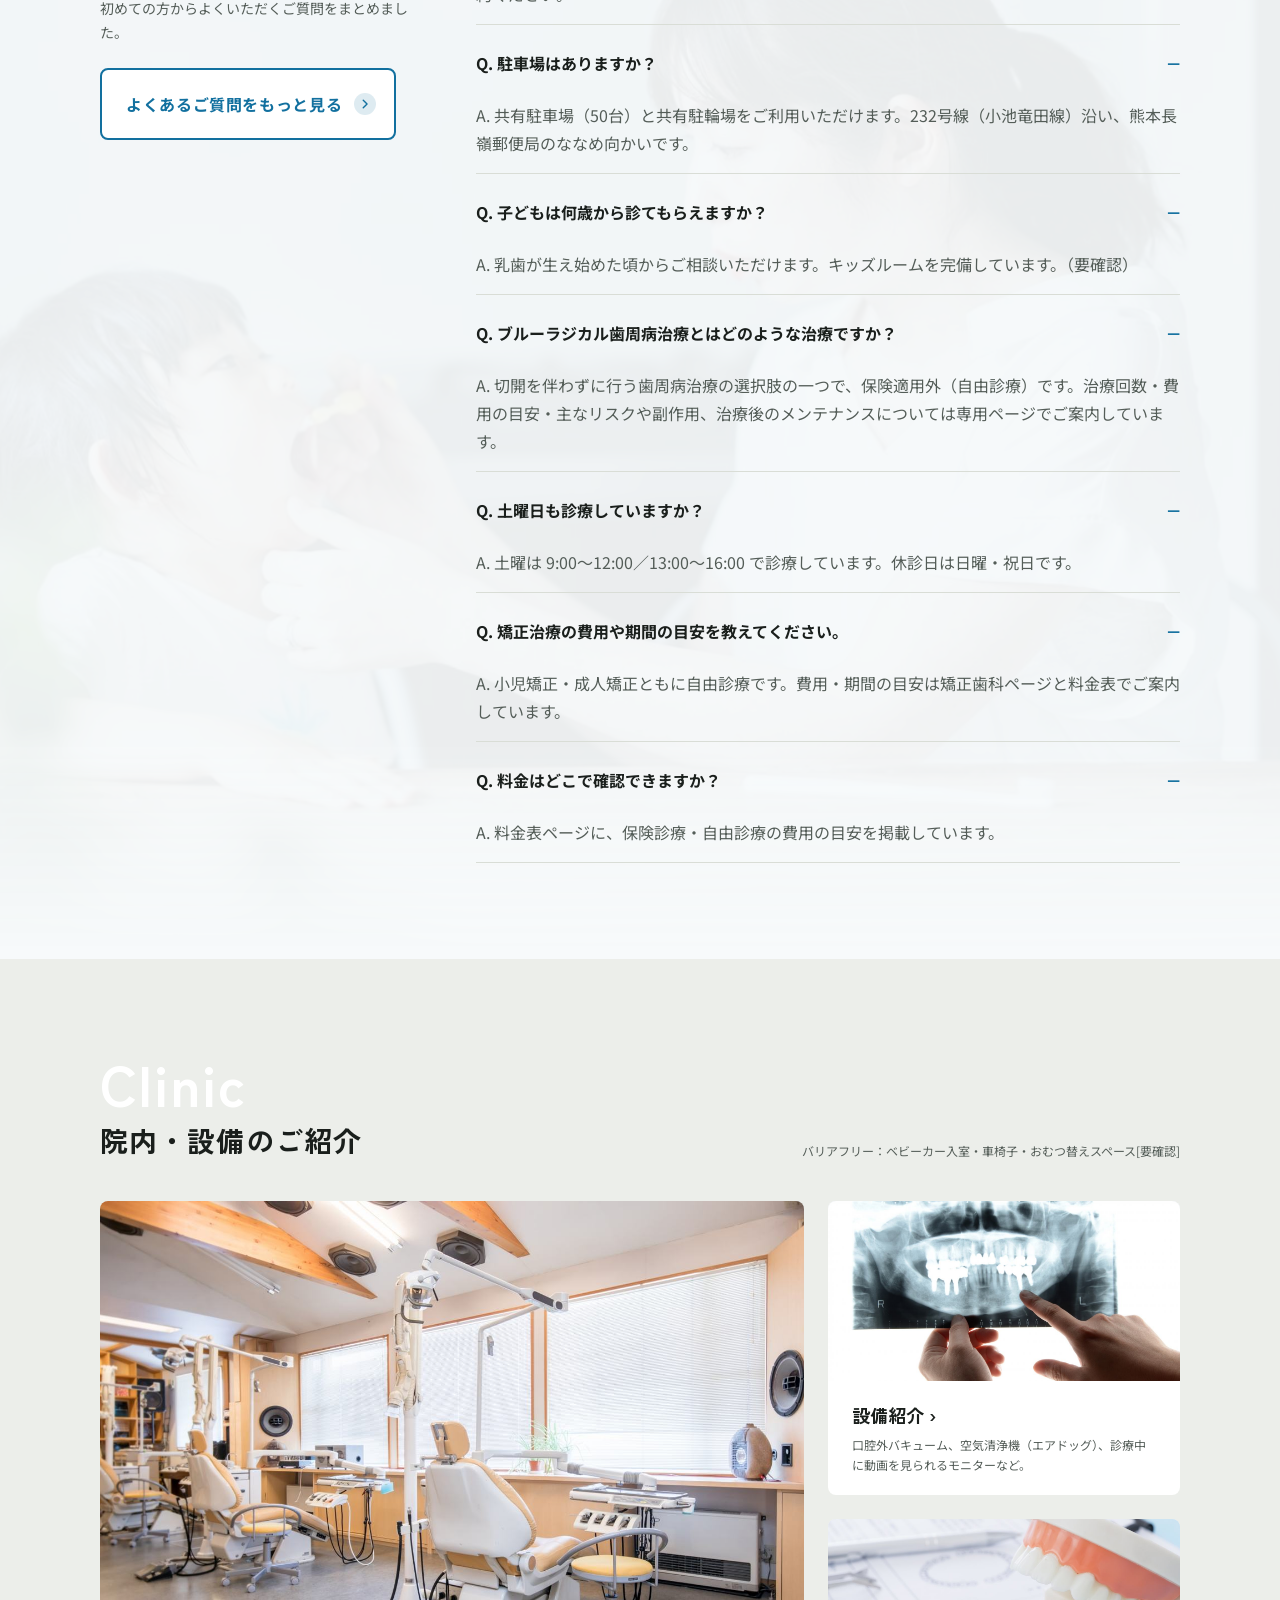
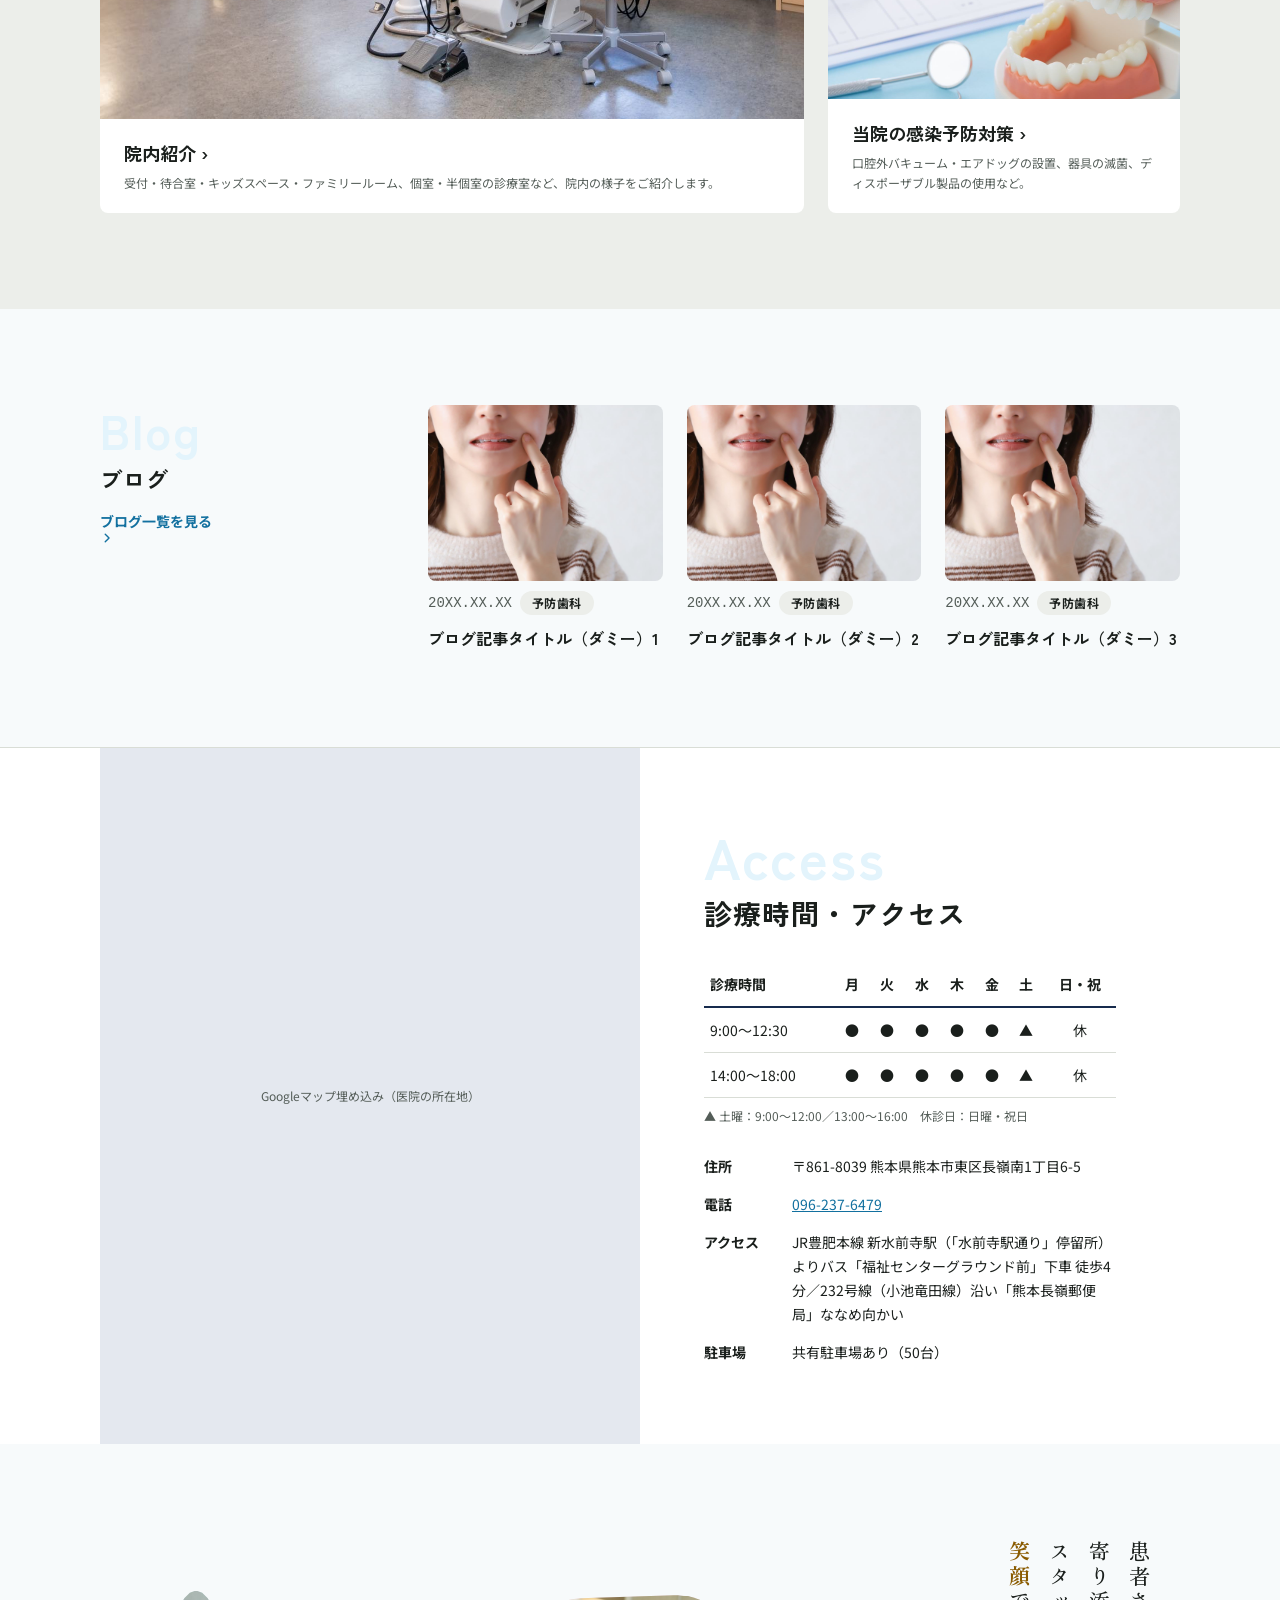
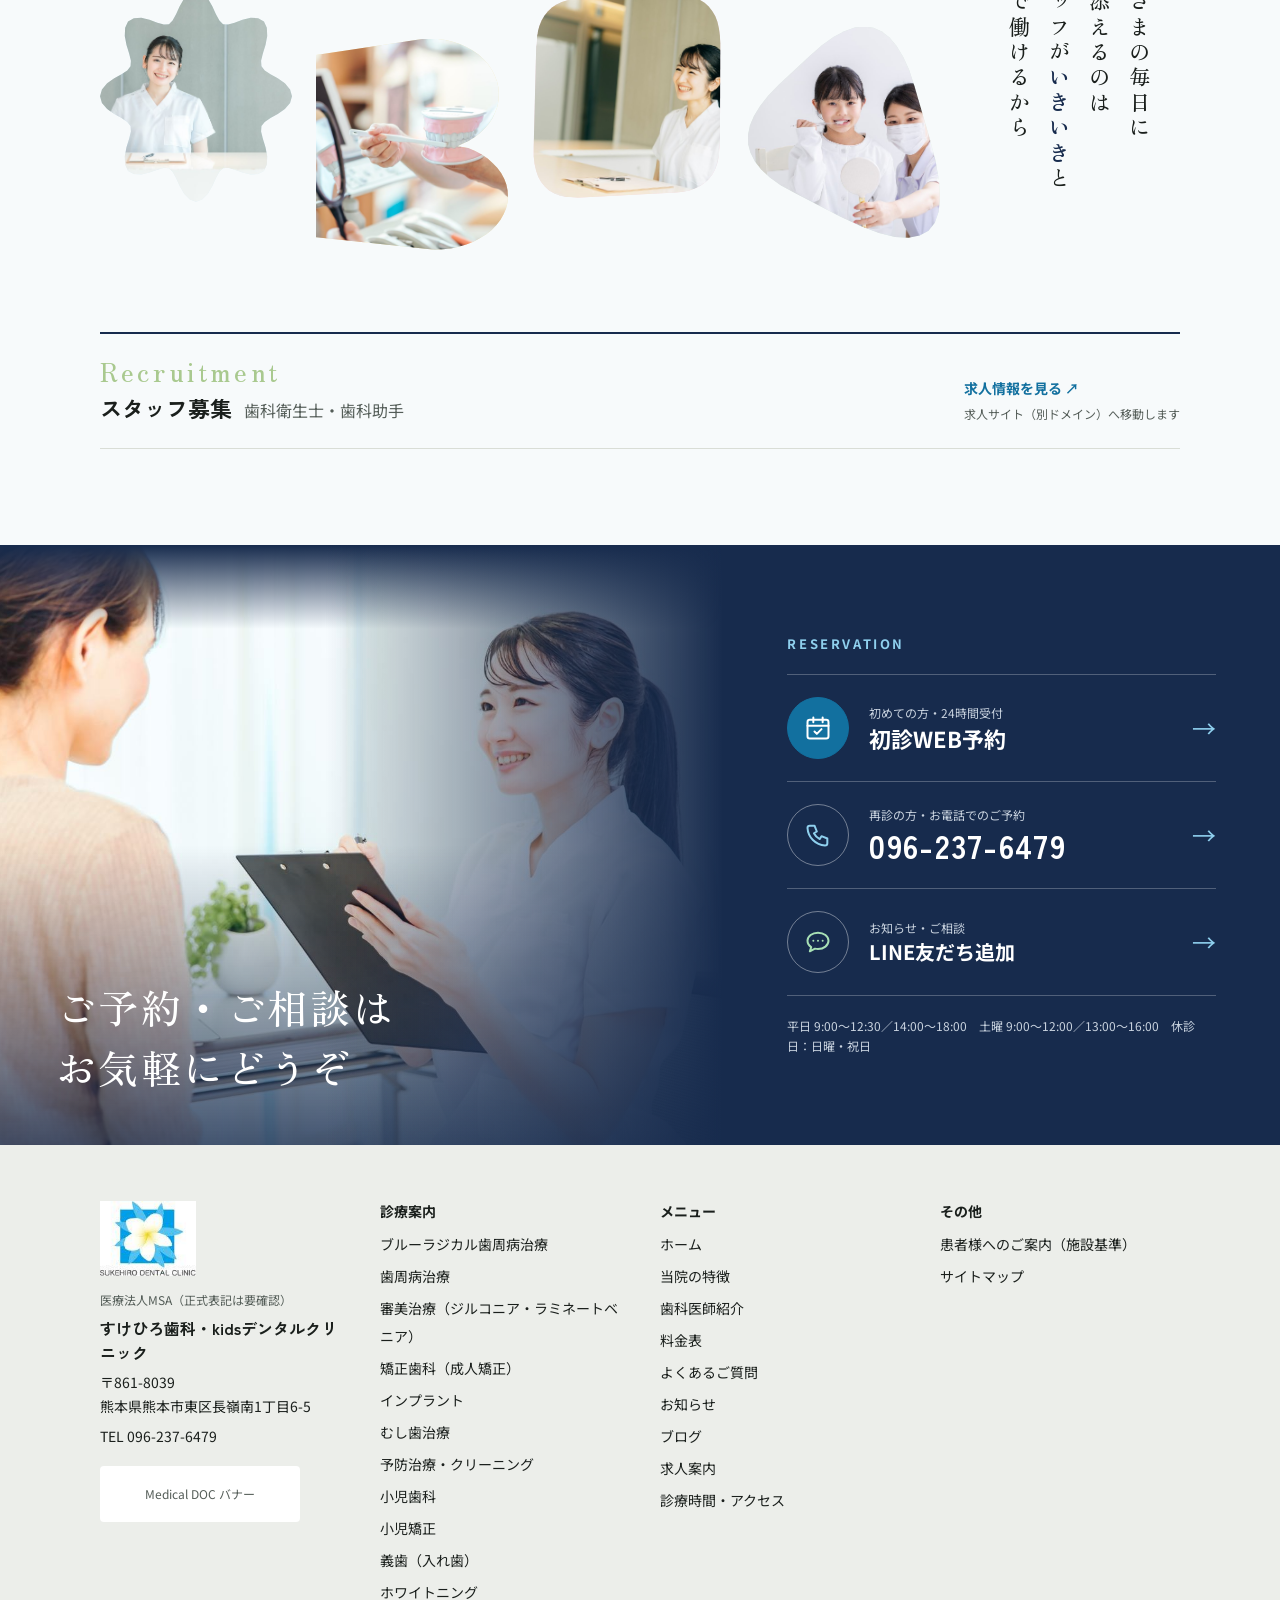
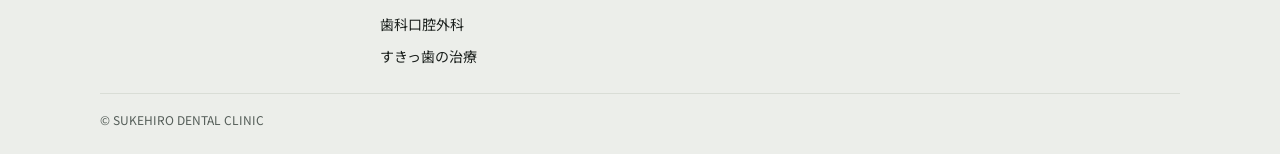
<file: sukehiro-dental-top-design/b/index.html>
<!doctype html>
<html lang="ja"><head><meta charset="utf-8"><meta name="viewport" content="width=device-width,initial-scale=1">
<title>B案｜上質エディトリアル｜すけひろ歯科 TOPデザイン</title>
<link rel="stylesheet" href="../assets/css/tokens.css"><link rel="stylesheet" href="../assets/css/bundle.css">
<script src="../assets/js/dc-runtime.js"></script></head>
<body><script>fetch('design.dc.html').then(r=>r.text()).then(s=>dcBoot(s));</script></body></html>
</file>
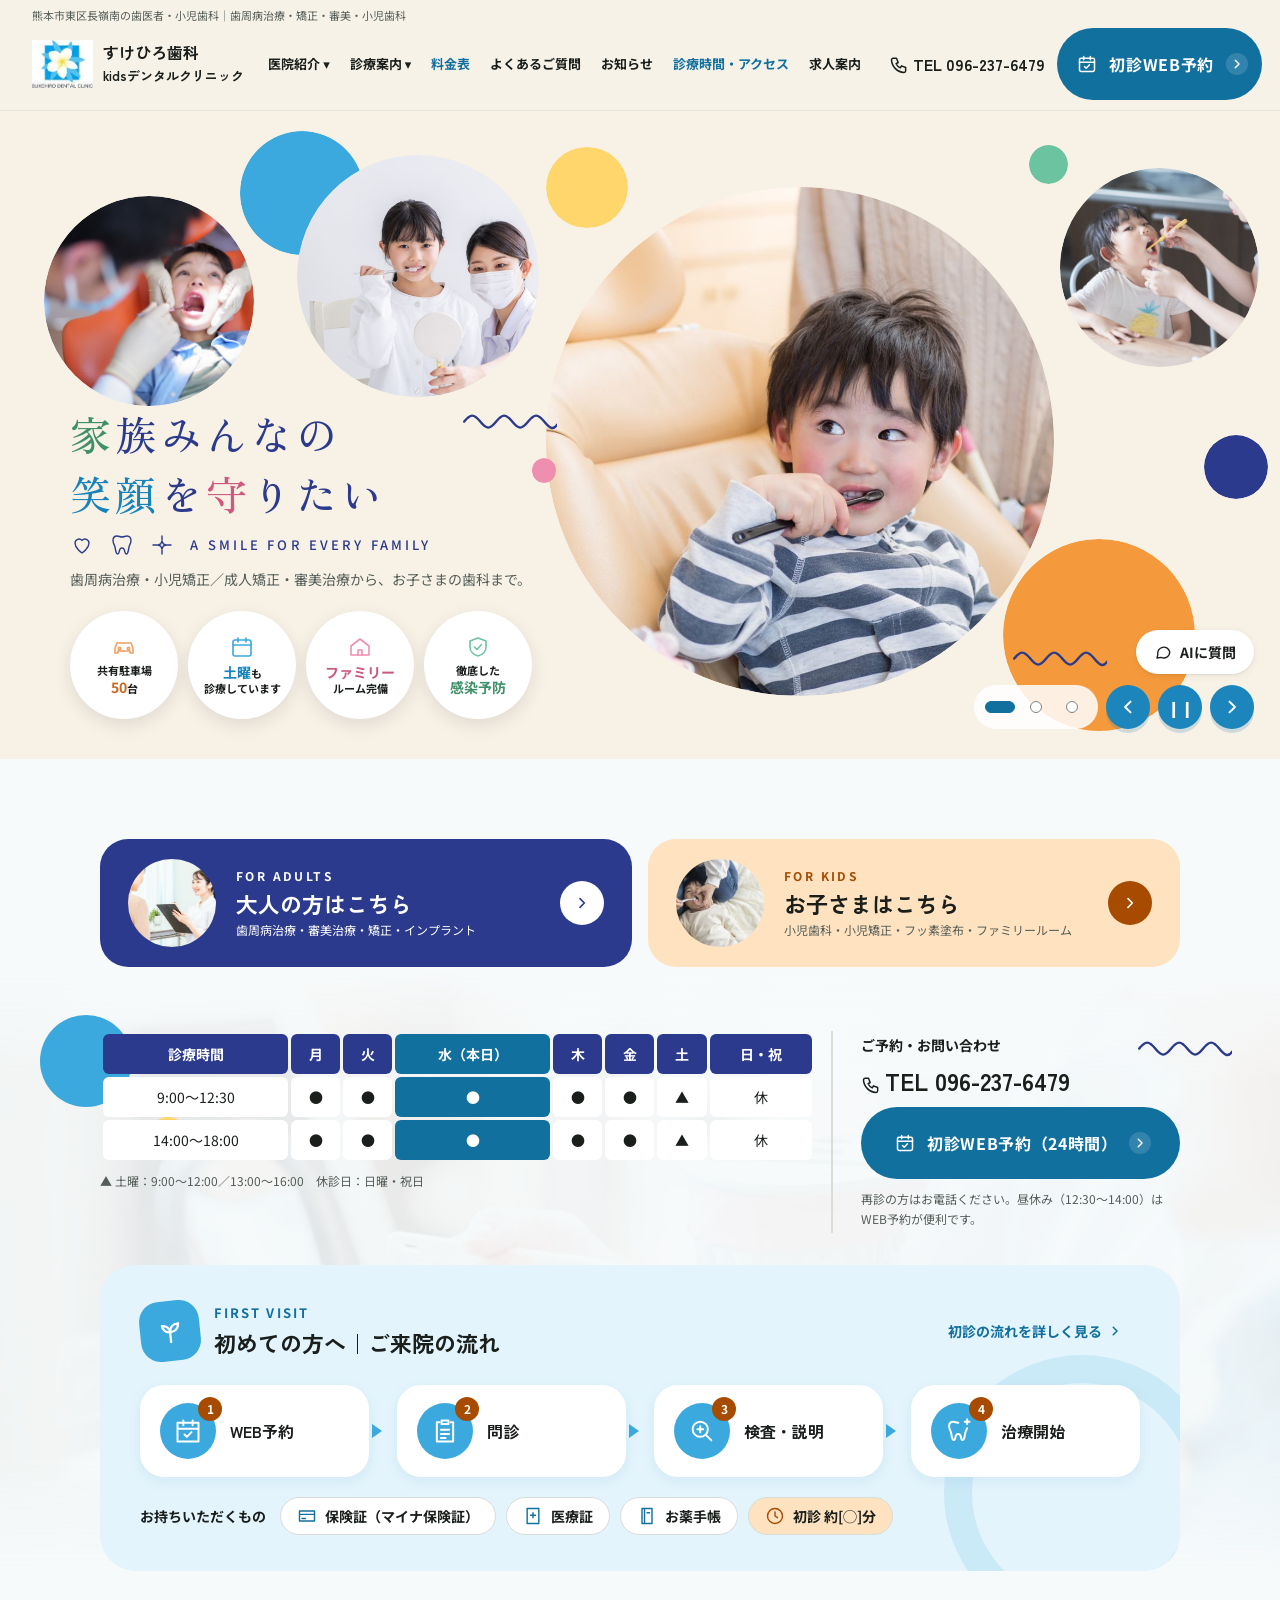
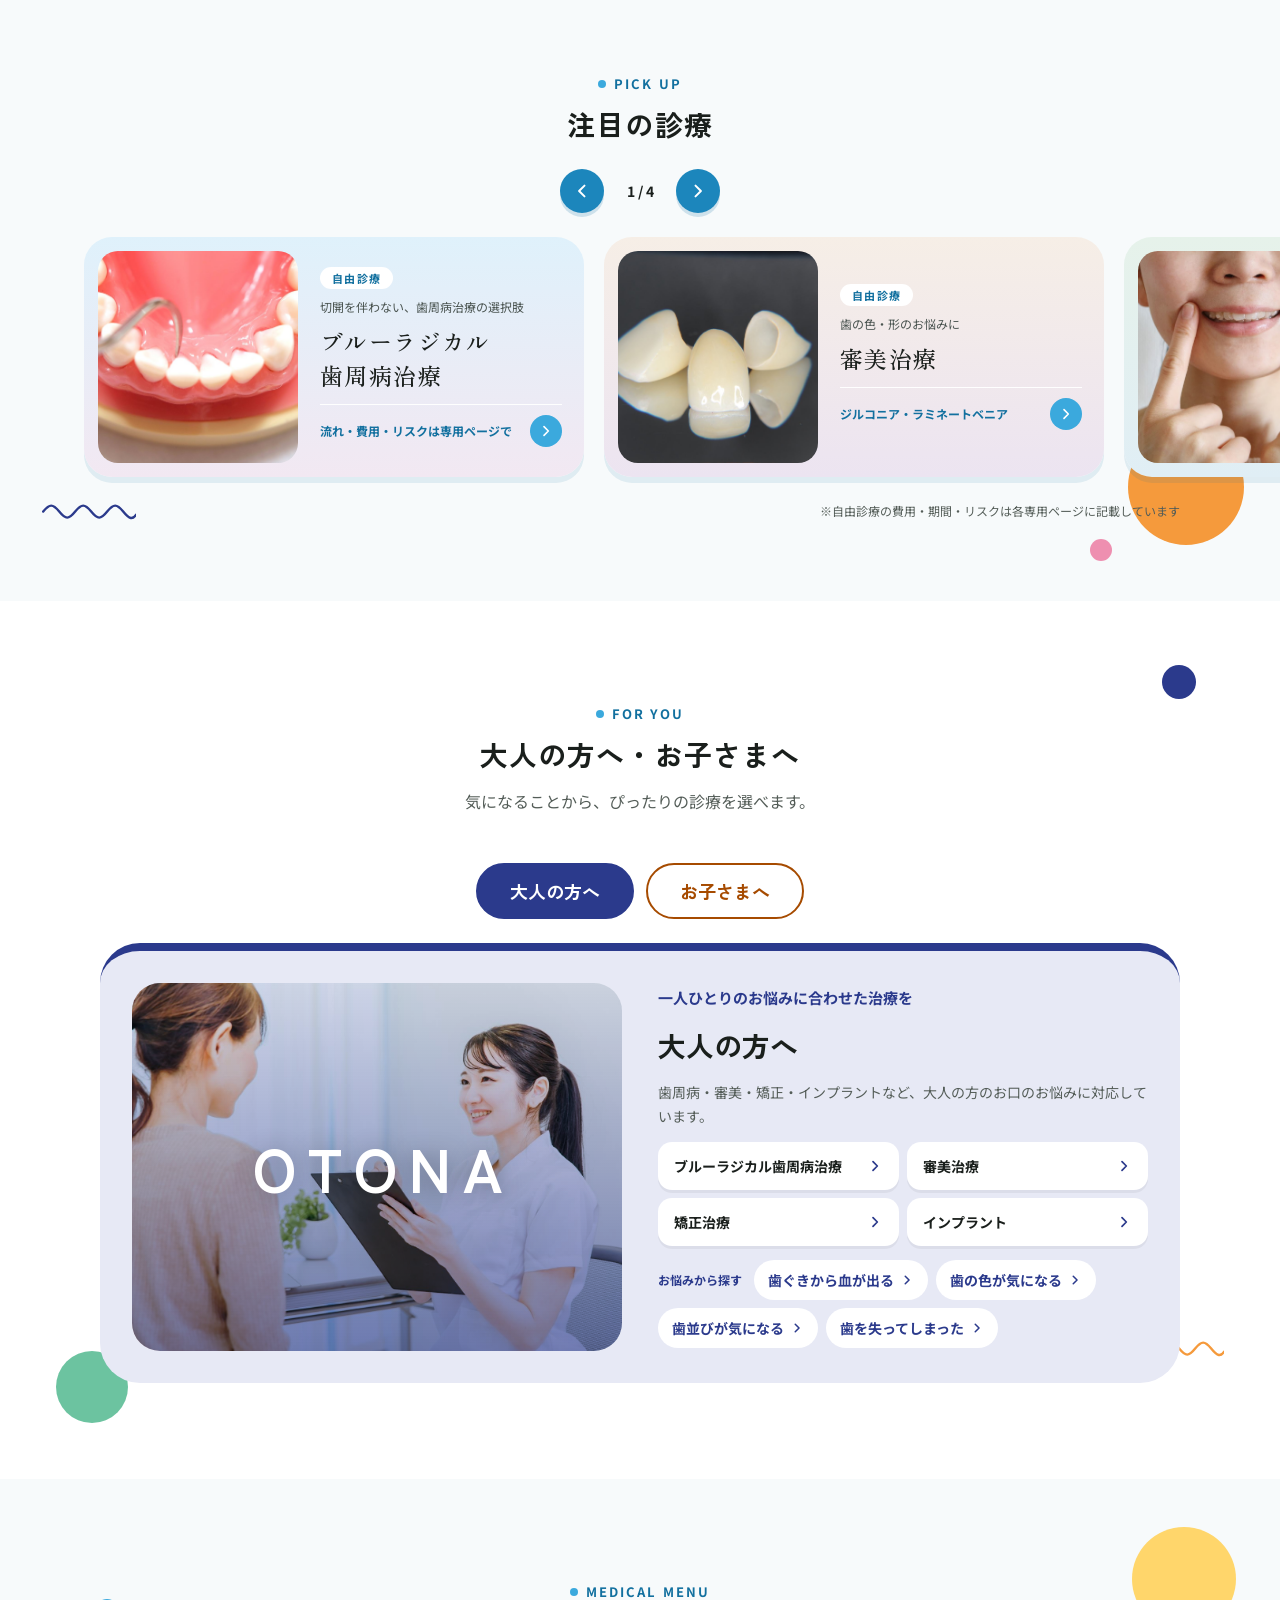
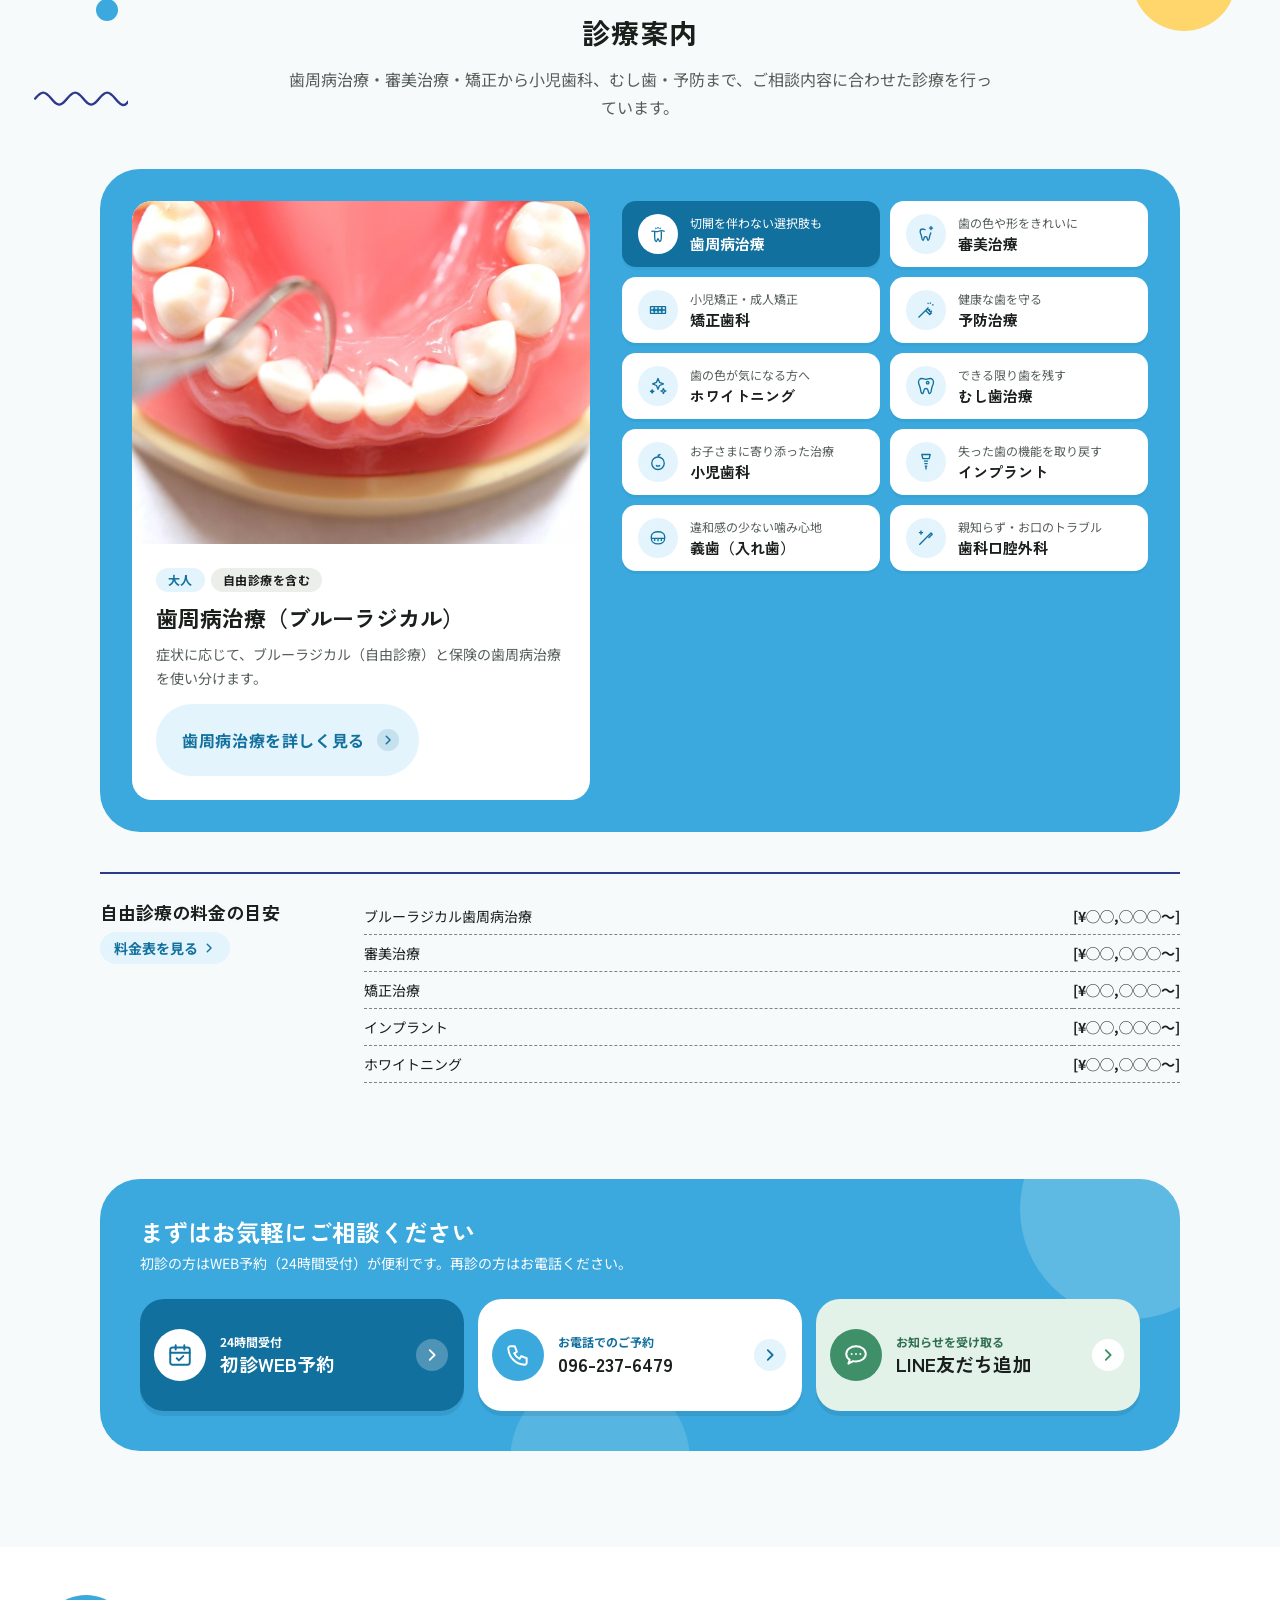
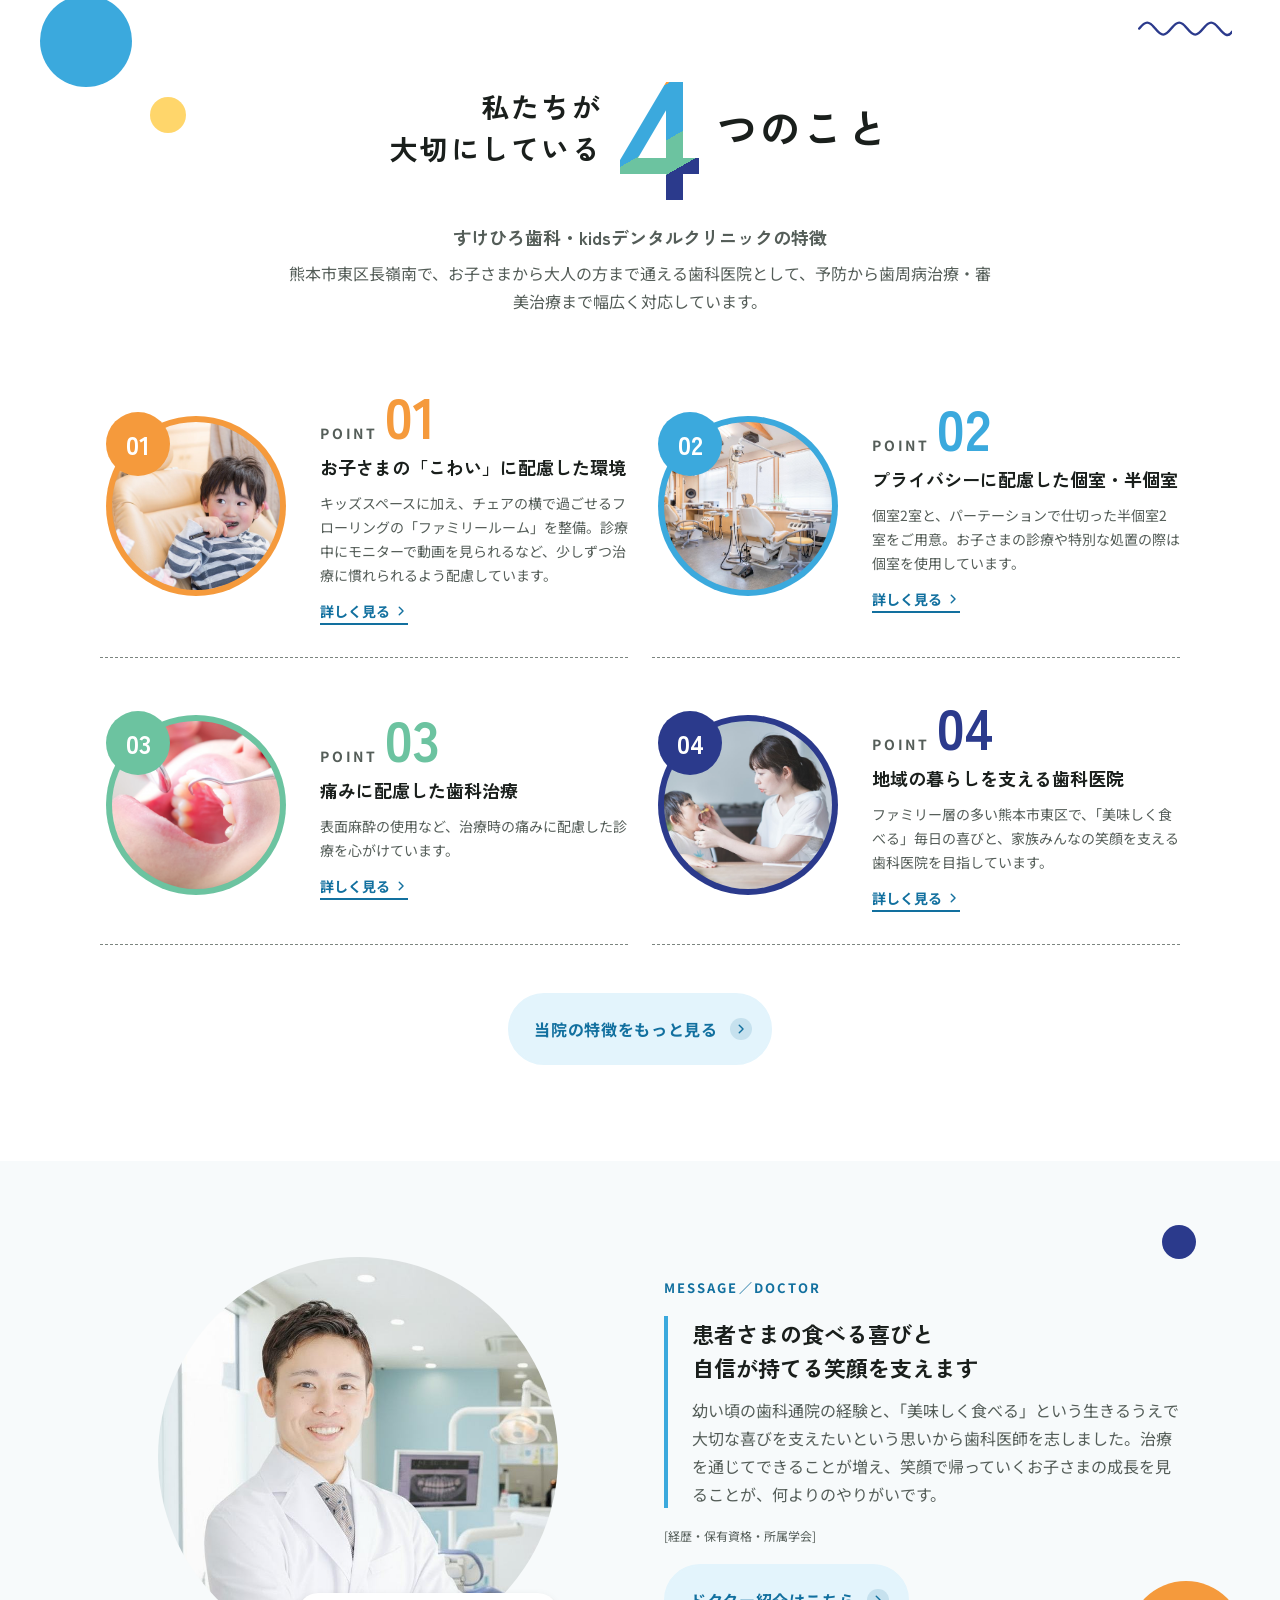
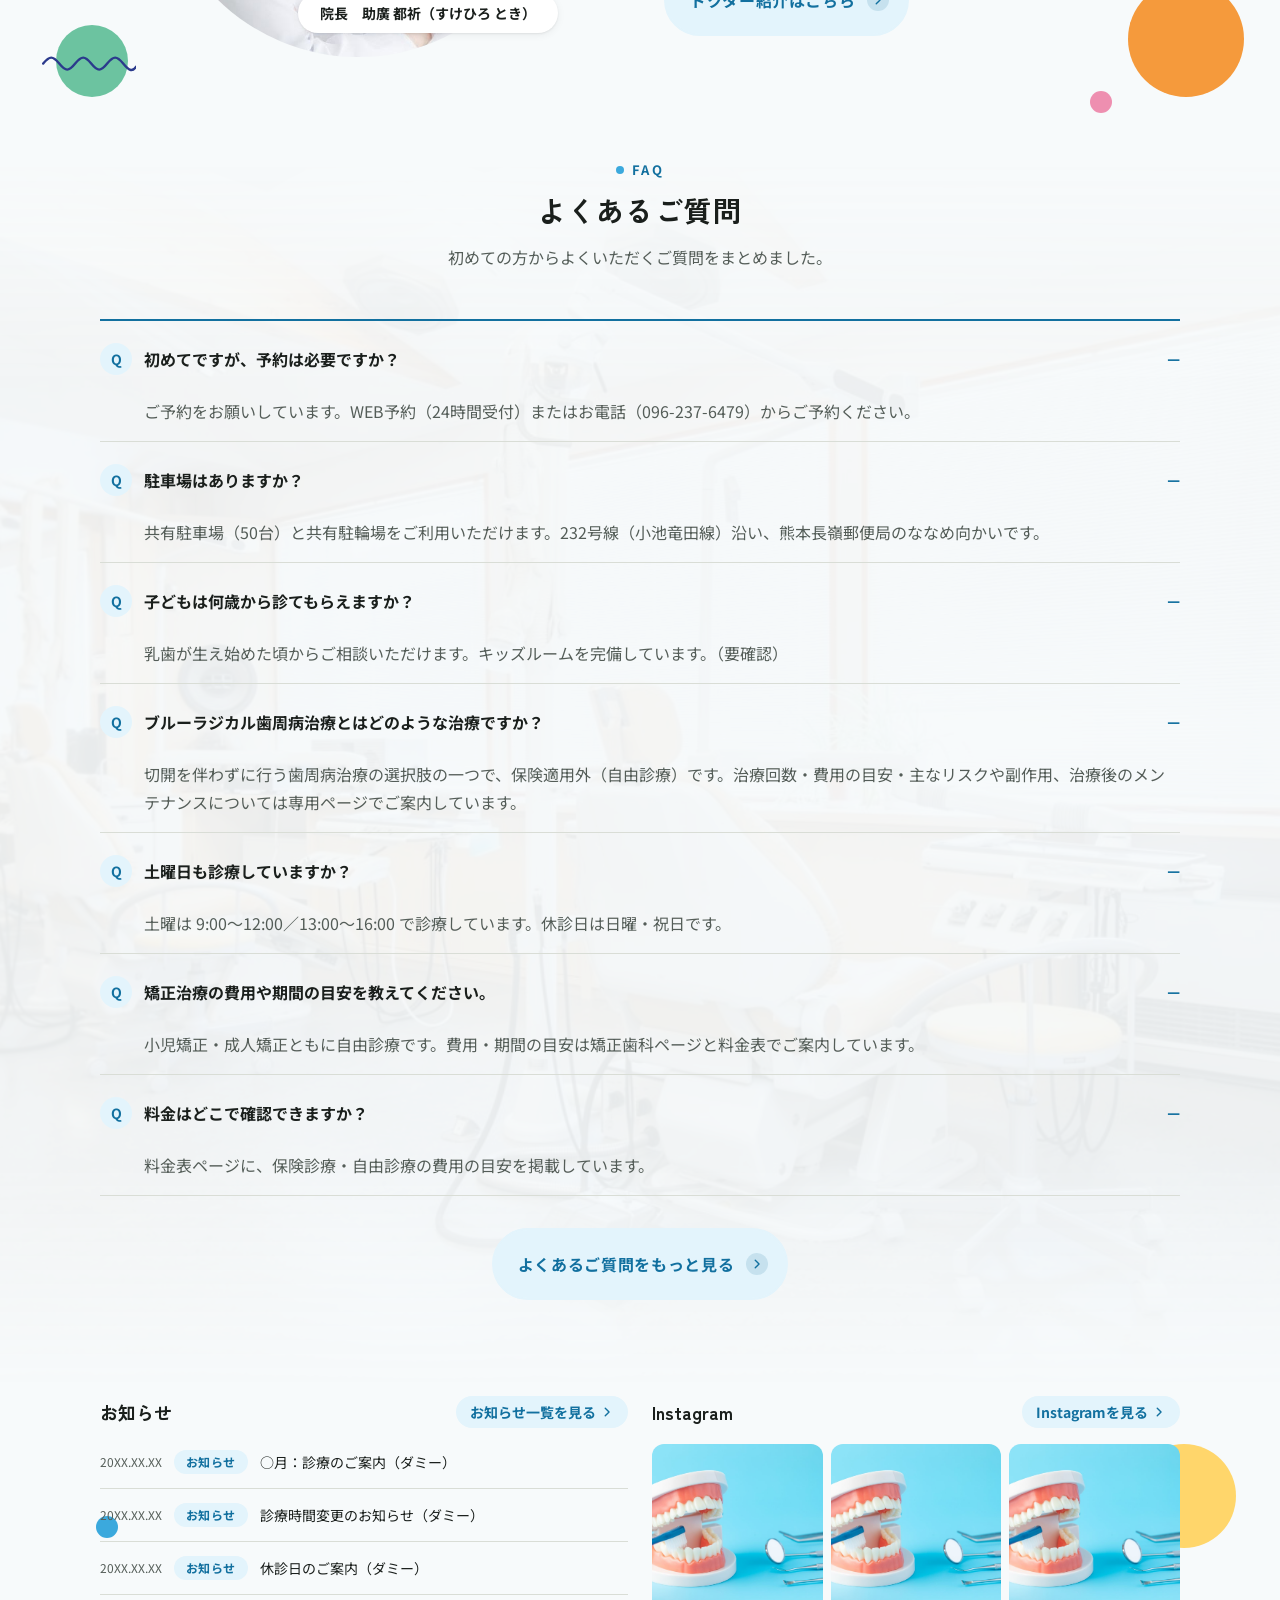
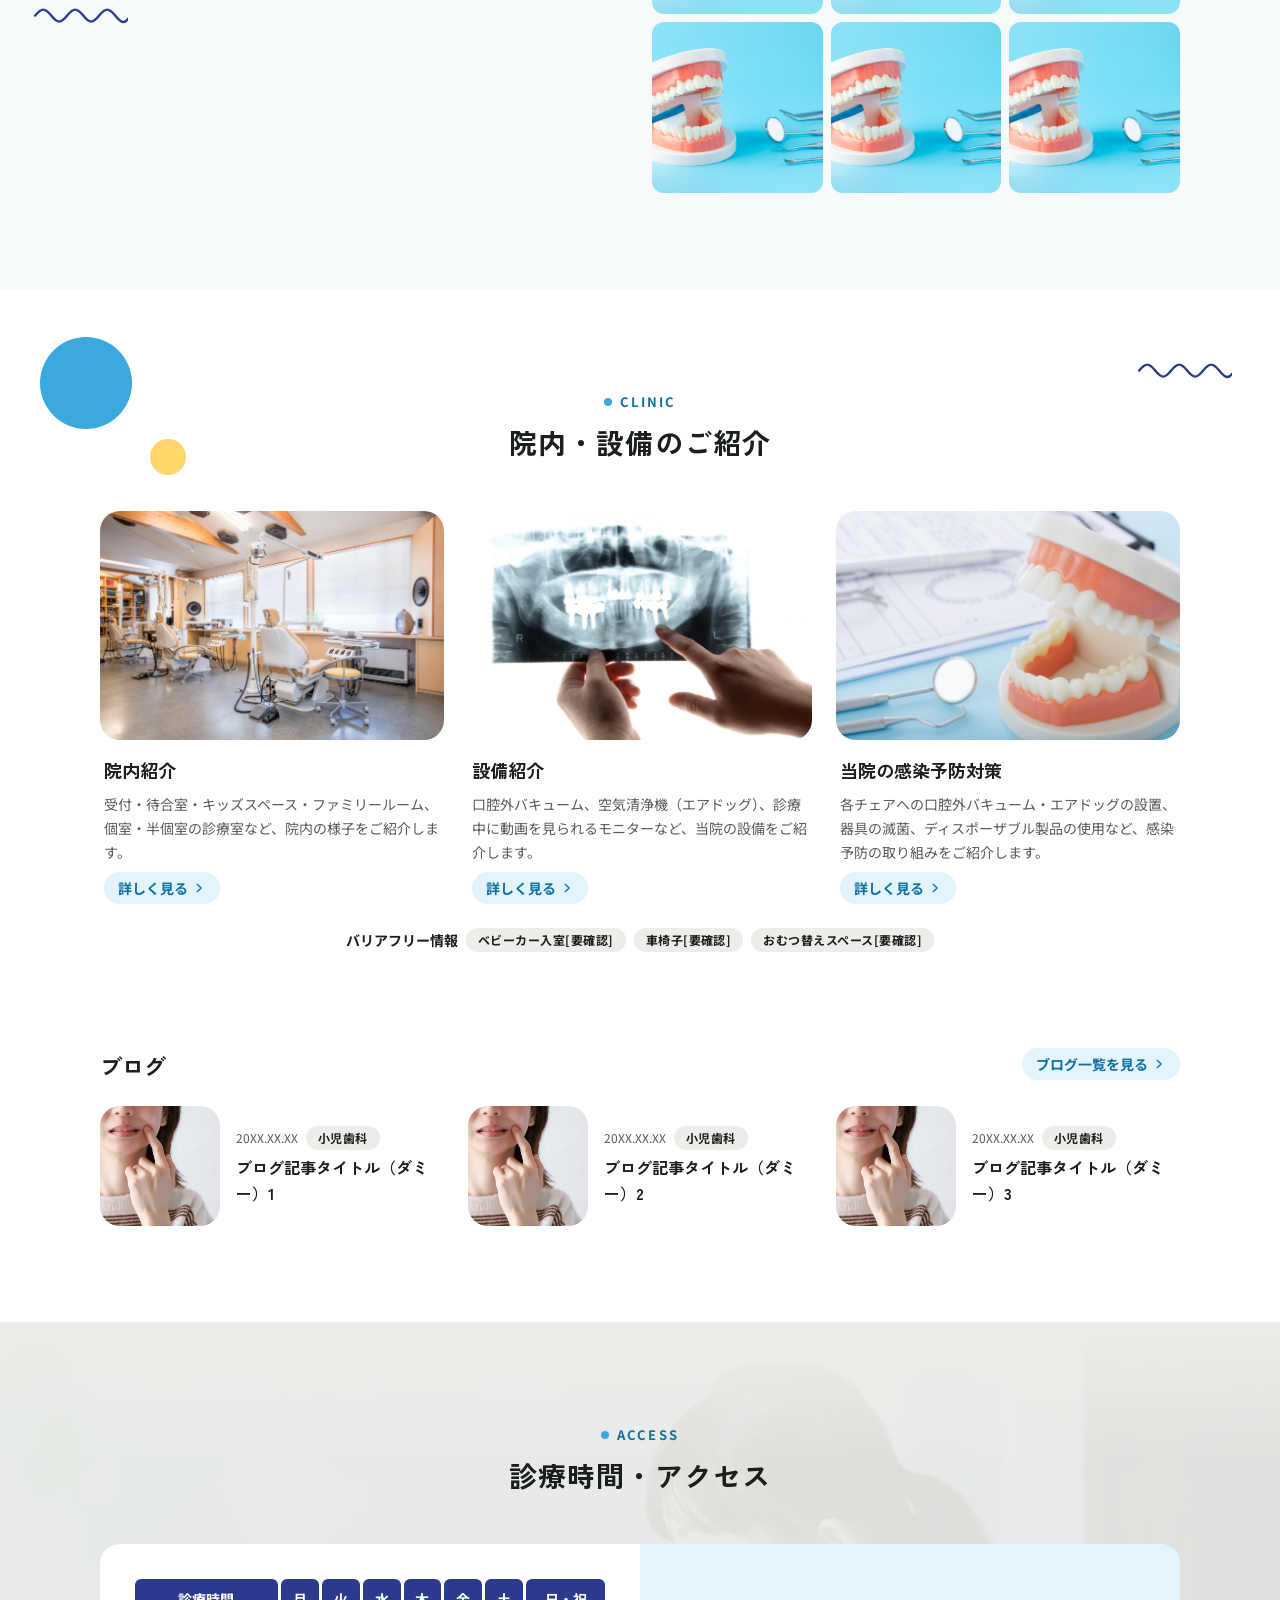
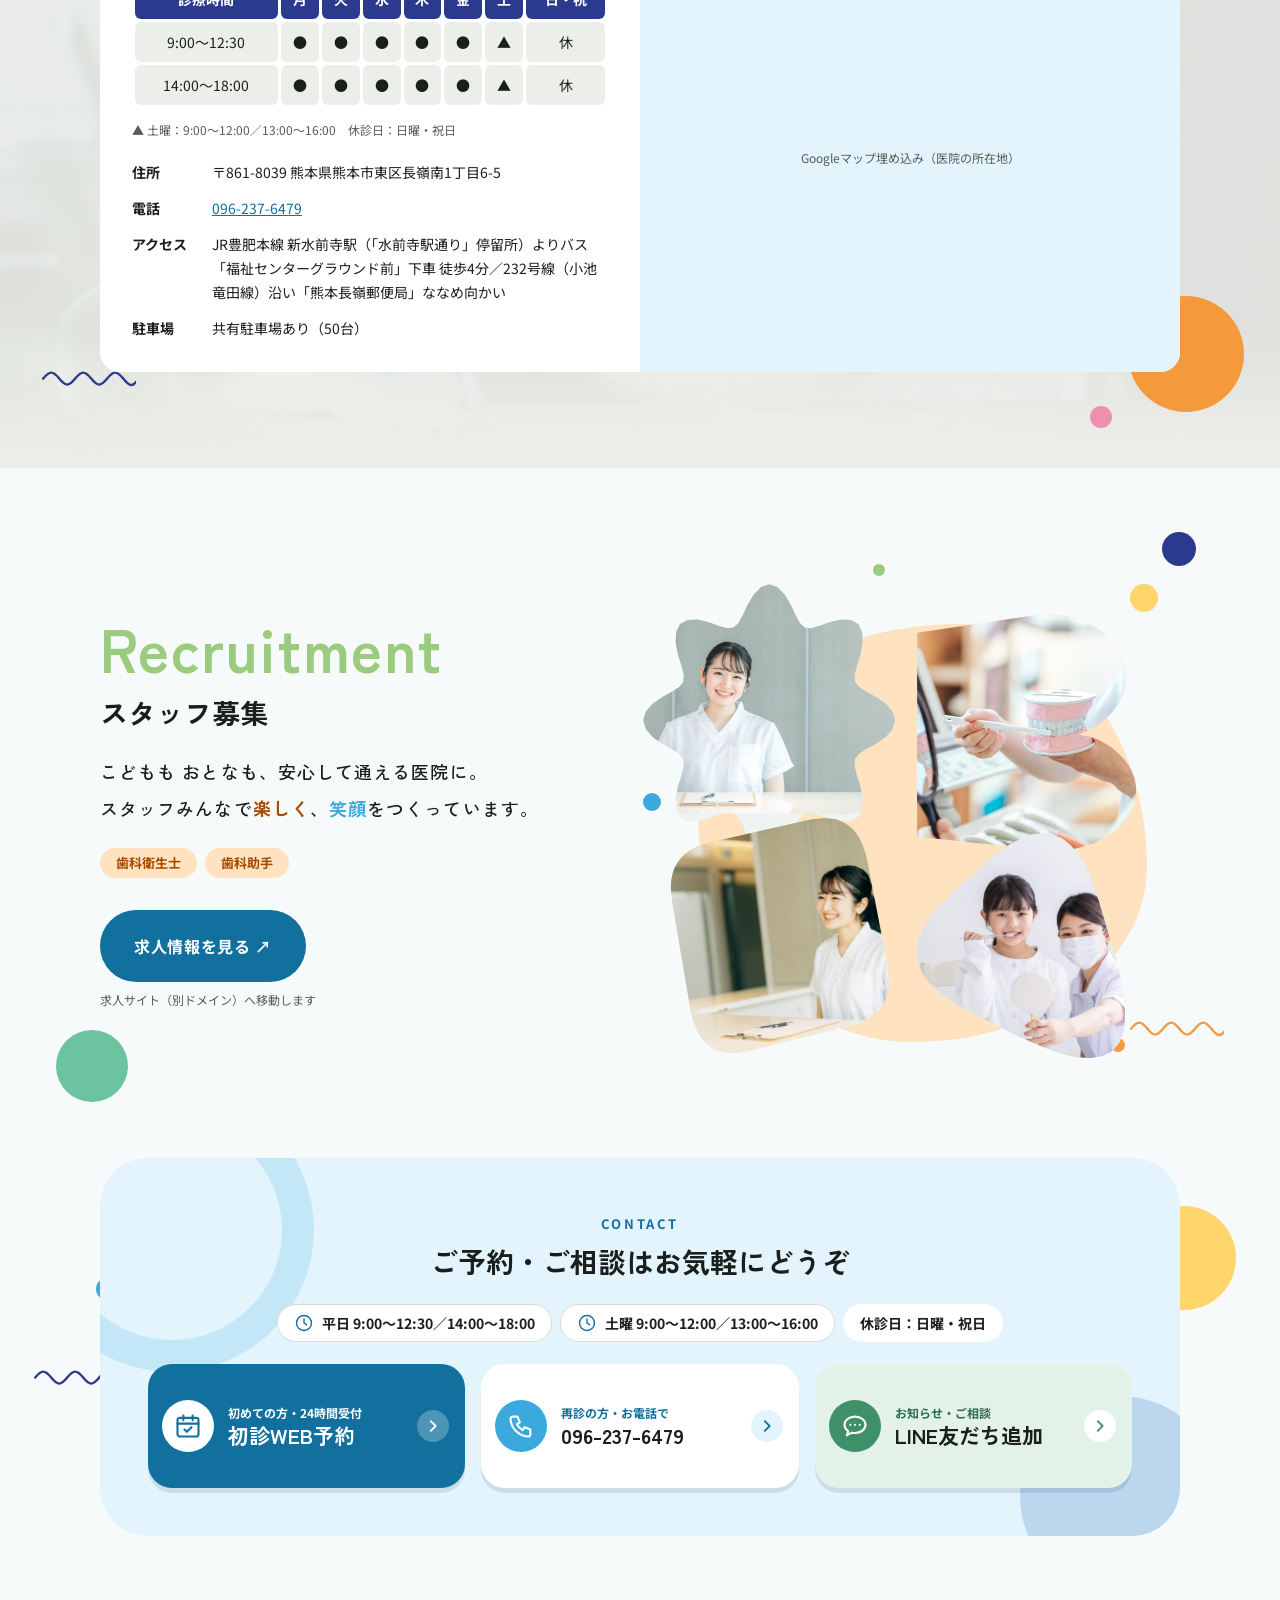
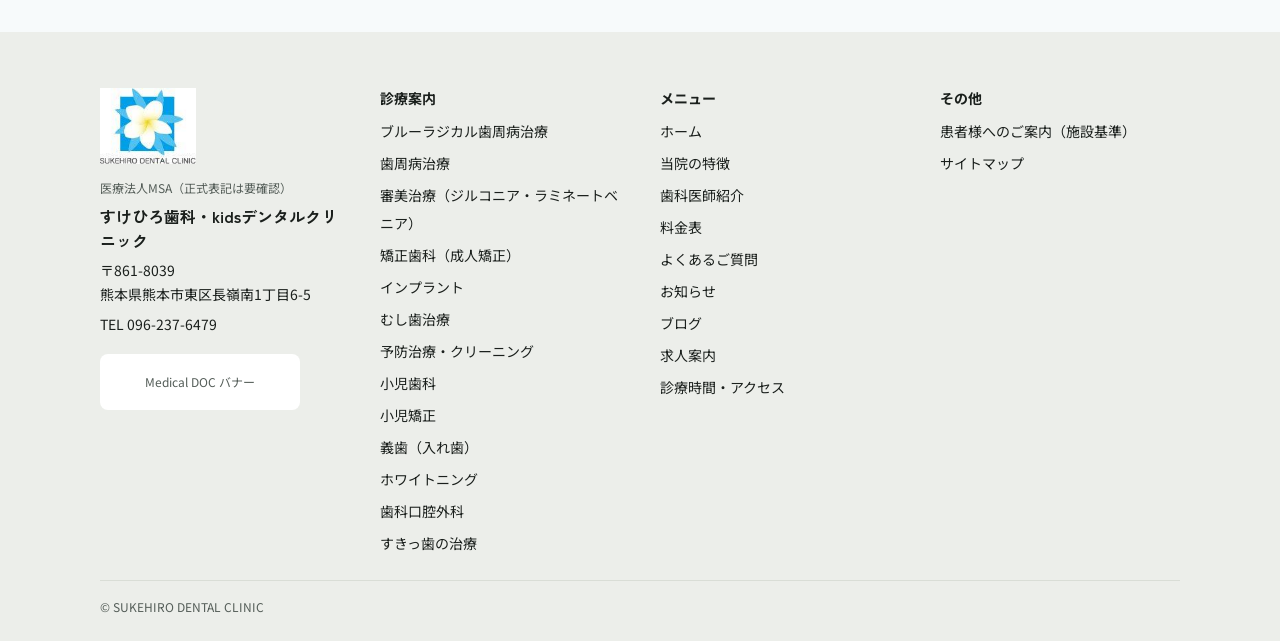
<file: sukehiro-dental-top-design/c/index.html>
<!doctype html>
<html lang="ja"><head><meta charset="utf-8"><meta name="viewport" content="width=device-width,initial-scale=1">
<title>C案｜2つの入口｜すけひろ歯科 TOPデザイン</title>
<link rel="stylesheet" href="../assets/css/tokens.css"><link rel="stylesheet" href="../assets/css/bundle.css">
<script src="../assets/js/dc-runtime.js"></script></head>
<body><script>fetch('design.dc.html').then(r=>r.text()).then(s=>dcBoot(s));</script></body></html>
</file>
<file: sukehiro-dental-top-design/assets/css/tokens.css>
/* Web制作 UI/UXガイドライン — generated from tokens.json */
:root, [data-theme="light"] {
  --surface: #f6f7f5; /* ページの背景。 */
  --surface-raised: #ffffff; /* カード、ヘッダー、モーダル、入力欄の背景。 */
  --surface-sunken: #eceeea; /* セクションの切り替え、フッター、コードやテーブルの見出し行の背景。 */
  --line: #d9ddd6; /* 区切り線、カードの枠線（装飾的な線）。 */
  --line-strong: #7c8580; /* 入力欄・チェックボックスなど操作できる部品の枠線。surface と surface-raised に対して3:1以上。 */
  --ink: #1a1f1c; /* 本文・見出しの文字色。surface、surface-raised、surface-sunken、各 *-soft の上で使う。 */
  --ink-muted: #545d58; /* 補足テキスト、日付、キャプション、プレースホルダー。surface、surface-raised、primary-soft の上で4.5:1以上。 */
  --primary: #0e6b5c; /* 主要ボタン、リンク、選択中の状態。1画面で最も重要な行動にだけ使う。文字として使う場合は surface、surface-raised、primary-soft の上。 */
  --primary-hover: #0a5549; /* primary のホバー・押下時。 */
  --on-primary: #ffffff; /* primary・primary-hover の塗りの上の文字とアイコン。白を直接指定せずこのトークンを使う。 */
  --primary-soft: #ddefe9; /* 選択中の行、タグ、情報の囲みなど、primary を薄く敷く背景。 */
  --highlight: #b3470f; /* キャンペーン価格・新着など、マーケティング上の強調に限って使う。ボタンには使わない。文字として surface と surface-raised の上で4.5:1以上。 */
  --success: #1b7340; /* 完了・成功のテキストとアイコン。必ず文言かアイコンを併記する。surface と success-soft の上。 */
  --success-soft: #e3f2e8; /* 成功メッセージの背景。 */
  --warning: #8a5300; /* 注意のテキストとアイコン。必ず文言かアイコンを併記する。surface と warning-soft の上。 */
  --warning-soft: #fbefd9; /* 注意メッセージの背景。 */
  --danger: #b3261e; /* エラー・削除など取り消せない操作のテキストとアイコン。必ず文言かアイコンを併記する。surface と danger-soft の上。 */
  --danger-soft: #fbe6e4; /* エラーメッセージの背景。 */
  --info: #1f5fae; /* お知らせ・ヘルプのテキストとアイコン。surface と info-soft の上。 */
  --info-soft: #e3ecf8; /* お知らせの背景。 */
  --focus-ring: #1f5fae; /* キーボードフォーカスの輪郭線。2pxの surface 色のすき間の外側に2pxの実線で描く。すべての面に対して3:1以上。 */
  --shadow-1: 0 1px 2px rgba(26,31,28,0.08), 0 2px 8px rgba(26,31,28,0.06); /* ドロップダウン、追従ヘッダー。 */
  --shadow-2: 0 8px 32px rgba(26,31,28,0.18); /* モーダル、トースト。 */
}
[data-theme="dark"] {
  --surface: #121614;
  --surface-raised: #1a1f1d;
  --surface-sunken: #0c0f0e;
  --line: #2c3330;
  --line-strong: #76807b;
  --ink: #edf1ee;
  --ink-muted: #a8b1ac;
  --primary: #5cc4ad;
  --primary-hover: #82d6c3;
  --on-primary: #08201b;
  --primary-soft: #15322b;
  --highlight: #f0955a;
  --success: #6fcf8f;
  --success-soft: #16301f;
  --warning: #e9b44c;
  --warning-soft: #33270f;
  --danger: #f2867d;
  --danger-soft: #3a1a17;
  --info: #8bb6ef;
  --info-soft: #152539;
  --focus-ring: #8bb6ef;
  --shadow-1: 0 1px 2px rgba(0,0,0,0.5), 0 2px 8px rgba(0,0,0,0.4);
  --shadow-2: 0 8px 32px rgba(0,0,0,0.6);
}
:root {
  --space-1: 4px; /* アイコンと文字の間、タグの内側（上下）。 */
  --space-2: 8px; /* 関連の強い要素の間（ラベルと入力欄、見出しと本文の最小）。 */
  --space-3: 12px; /* ボタンの内側（上下）、リストの行間。 */
  --space-4: 16px; /* スマホの左右余白、カードの内側（スマホ）、フォーム項目の間。 */
  --space-5: 24px; /* カードの内側（PC）、カード同士の間、ボタンの内側（左右）。 */
  --space-6: 32px; /* ブロック同士の間、PCの左右余白（最小）。 */
  --space-7: 48px; /* 見出しと本文グループの間、スマホのセクション間。 */
  --space-8: 64px; /* タブレットのセクション間。 */
  --space-9: 96px; /* PCのセクション間（標準）。 */
  --space-10: 128px; /* MVの下、大きな区切りのセクション間。 */
  --radius-sm: 4px; /* 入力欄、チェックボックス、タグ。 */
  --radius-md: 8px; /* ボタン、カード、通知。 */
  --radius-lg: 16px; /* モーダル、MV内の画像、大きなパネル。 */
  --radius-pill: 999px; /* バッジ、トグル、丸いボタン。 */
  --bp-sm: 600px; /* 大きめのスマホ・小さいタブレット。2カラムを許可。 */
  --bp-md: 960px; /* タブレット横・小さいPC。グローバルナビを横並びに。 */
  --bp-lg: 1280px; /* PC標準。12カラムグリッドを使う。 */
  --container-text: 720px; /* 記事・お知らせなど読み物の本文幅。 */
  --container: 1120px; /* 通常のコンテンツ幅。 */
  --container-wide: 1280px; /* MV、ギャラリーなど幅を使う要素。 */
  --grid-columns: 12; /* PCのグリッド列数。タブレット8、スマホ4。 */
  --grid-gutter: 24px; /* 列の間隔。スマホは16px。 */
  --tap-target: 44px; /* タップできる要素の最小の高さと幅。 */
  --z-header: 100; /* 追従ヘッダー。 */
  --z-dropdown: 200; /* ドロップダウン、ツールチップ。 */
  --z-modal: 1000; /* モーダルと背景の幕。 */
  --z-toast: 1100; /* トースト通知。 */
  --font-sans: "Noto Sans JP", "Hiragino Sans", "Hiragino Kaku Gothic ProN", "Yu Gothic", Meiryo, system-ui, sans-serif;
  --font-display: "Zen Kaku Gothic New", "Noto Sans JP", "Hiragino Sans", "Yu Gothic", system-ui, sans-serif;
  --font-mono: "JetBrains Mono", "SFMono-Regular", Consolas, monospace;
  --text-display: 700 48px/60px var(--font-display); /* MVのキャッチコピー専用。1ページに1回。スマホでは32px/44px。 */
  --text-h1: 700 36px/50px var(--font-display); /* ページタイトル。1ページに1つ。スマホでは28px/40px。 */
  --text-h2: 700 28px/42px var(--font-display); /* セクション見出し。スマホでは24px/36px。 */
  --text-h3: 700 22px/34px var(--font-display); /* ブロック見出し、カードのタイトル（大）。 */
  --text-h4: 700 18px/28px var(--font-display); /* 小見出し、カードのタイトル（小）。 */
  --text-lead: 400 18px/32px var(--font-sans); /* セクション冒頭の導入文。2〜3行まで。 */
  --text-body: 400 16px/28px var(--font-sans); /* 本文の標準。行の長さは最大40em。 */
  --text-body-sm: 400 14px/24px var(--font-sans); /* 注釈、カードの説明文、フォームの補足。 */
  --text-caption: 400 12px/20px var(--font-sans); /* 日付、画像のキャプション、コピーライト。12px未満は使わない。 */
  --text-label: 700 14px/20px var(--font-sans); /* フォームのラベル、タブ、ナビゲーション。 */
  --text-button: 700 16px/24px var(--font-sans); /* ボタンの文字。 */
  --text-code: 400 14px/22px var(--font-mono); /* コード、トークン名、数値の表記。 */
}
.display {
  font-family: var(--font-display);
  font-size: 48px;
  line-height: 60px;
  font-weight: 700;
  letter-spacing: 0.02em;
}
.h1 {
  font-family: var(--font-display);
  font-size: 36px;
  line-height: 50px;
  font-weight: 700;
  letter-spacing: 0.02em;
}
.h2 {
  font-family: var(--font-display);
  font-size: 28px;
  line-height: 42px;
  font-weight: 700;
  letter-spacing: 0.02em;
}
.h3 {
  font-family: var(--font-display);
  font-size: 22px;
  line-height: 34px;
  font-weight: 700;
  letter-spacing: 0;
}
.h4 {
  font-family: var(--font-display);
  font-size: 18px;
  line-height: 28px;
  font-weight: 700;
  letter-spacing: 0;
}
.lead {
  font-family: var(--font-sans);
  font-size: 18px;
  line-height: 32px;
  font-weight: 400;
  letter-spacing: 0;
}
.body {
  font-family: var(--font-sans);
  font-size: 16px;
  line-height: 28px;
  font-weight: 400;
  letter-spacing: 0.04em;
}
.body-sm {
  font-family: var(--font-sans);
  font-size: 14px;
  line-height: 24px;
  font-weight: 400;
  letter-spacing: 0.03em;
}
.caption {
  font-family: var(--font-sans);
  font-size: 12px;
  line-height: 20px;
  font-weight: 400;
  letter-spacing: 0.04em;
}
.label {
  font-family: var(--font-sans);
  font-size: 14px;
  line-height: 20px;
  font-weight: 700;
  letter-spacing: 0;
}
.button {
  font-family: var(--font-sans);
  font-size: 16px;
  line-height: 24px;
  font-weight: 700;
  letter-spacing: 0.04em;
}
.code {
  font-family: var(--font-mono);
  font-size: 14px;
  line-height: 22px;
  font-weight: 400;
  letter-spacing: 0;
}
</file>
<file: sukehiro-dental-top-design/assets/css/bundle.css>
@import url("https://fonts.googleapis.com/css2?family=Noto+Sans+JP:wght@400;700&family=Zen+Kaku+Gothic+New:wght@700&display=swap");

/* Web制作 UI/UXガイドライン — component styles. Every value comes from tokens.css. */
body { margin: 0; background: var(--surface); color: var(--ink); font-family: var(--font-sans); font-size: 16px; line-height: 1.75; }
.wg-stack { display: flex; flex-direction: column; gap: var(--space-4); padding: var(--space-5); }
.wg-row { display: flex; flex-wrap: wrap; align-items: center; gap: var(--space-4); padding: var(--space-5); }
.wg-note { font-size: 12px; line-height: 20px; color: var(--ink-muted); }

/* focus */
:where(a, button, input, select, textarea, summary, [tabindex]):focus-visible {
  outline: 2px solid var(--focus-ring); outline-offset: 2px; box-shadow: 0 0 0 2px var(--surface);
}

/* Button */
.wg-btn { display: inline-flex; align-items: center; justify-content: center; gap: var(--space-2);
  min-height: 44px; padding: var(--space-3) var(--space-5); border-radius: var(--radius-md);
  font: 700 16px/24px var(--font-sans); letter-spacing: .04em; text-decoration: none; cursor: pointer;
  border: 2px solid transparent; transition: background-color .15s ease-out, color .15s ease-out, border-color .15s ease-out; }
.wg-btn--primary { background: var(--primary); color: var(--on-primary); }
.wg-btn--primary:hover { background: var(--primary-hover); }
.wg-btn--secondary { background: var(--surface-raised); color: var(--primary); border-color: var(--primary); }
.wg-btn--secondary:hover { background: var(--primary-soft); }
.wg-btn--text { background: transparent; color: var(--primary); text-decoration: underline; text-underline-offset: 4px; padding-inline: var(--space-2); }
.wg-btn[disabled] { background: var(--surface-sunken); color: var(--ink-muted); border-color: var(--line); cursor: not-allowed; }
.wg-btn--sm { min-height: 44px; padding: var(--space-2) var(--space-4); font-size: 14px; }

/* Text field */
.wg-field { display: flex; flex-direction: column; gap: var(--space-2); max-width: 360px; }
.wg-label { font: 700 14px/20px var(--font-sans); color: var(--ink); display: flex; gap: var(--space-2); align-items: center; }
.wg-req { font: 700 12px/18px var(--font-sans); color: var(--danger); background: var(--danger-soft); padding: 0 var(--space-1); border-radius: var(--radius-sm); }
.wg-input { min-height: 44px; padding: var(--space-2) var(--space-3); border: 1px solid var(--line-strong); border-radius: var(--radius-sm);
  background: var(--surface-raised); color: var(--ink); font: 400 16px/24px var(--font-sans); box-sizing: border-box; width: 100%; }
.wg-input::placeholder { color: var(--ink-muted); }
.wg-help { font-size: 14px; line-height: 20px; color: var(--ink-muted); margin: 0; }
.wg-field--error .wg-input { border: 2px solid var(--danger); }
.wg-error { font-size: 14px; line-height: 20px; color: var(--danger); margin: 0; display: flex; gap: var(--space-1); }

/* Checkbox / radio */
.wg-choice { display: flex; align-items: center; gap: var(--space-2); min-height: 44px; font-size: 16px; color: var(--ink); cursor: pointer; }
.wg-choice input { width: 20px; height: 20px; margin: 0; accent-color: var(--primary); }
.wg-fieldset { border: 0; padding: 0; margin: 0; display: flex; flex-direction: column; }
.wg-fieldset legend { font: 700 14px/20px var(--font-sans); margin-bottom: var(--space-1); padding: 0; }

/* Header */
.wg-header { display: flex; align-items: center; justify-content: space-between; gap: var(--space-5); height: 64px; padding: 0 var(--space-5);
  background: var(--surface-raised); border-bottom: 1px solid var(--line); }
.wg-logo { font: 700 20px/1 var(--font-display); color: var(--ink); text-decoration: none; letter-spacing: .04em; }
.wg-nav { display: flex; gap: var(--space-5); align-items: center; }
.wg-nav a { font: 700 14px/20px var(--font-sans); color: var(--ink); text-decoration: none; padding: var(--space-3) 0; border-bottom: 2px solid transparent; }
.wg-nav a[aria-current="page"] { border-bottom-color: var(--primary); color: var(--primary); }

/* Breadcrumb */
.wg-crumb ol { display: flex; flex-wrap: wrap; gap: var(--space-2); list-style: none; margin: 0; padding: 0; font-size: 14px; line-height: 20px; }
.wg-crumb li + li::before { content: "/"; color: var(--ink-muted); margin-right: var(--space-2); }
.wg-crumb a { color: var(--primary); text-underline-offset: 3px; }
.wg-crumb [aria-current] { color: var(--ink-muted); }

/* Card */
.wg-cards { display: grid; grid-template-columns: repeat(auto-fill, minmax(220px, 1fr)); gap: var(--space-5); padding: var(--space-5); }
.wg-card { display: flex; flex-direction: column; background: var(--surface-raised); border: 1px solid var(--line); border-radius: var(--radius-md); overflow: hidden; }
.wg-card__img { aspect-ratio: 4 / 3; background: var(--primary-soft); }
.wg-card__body { display: flex; flex-direction: column; gap: var(--space-2); padding: var(--space-5); }
.wg-card__title { margin: 0; font: 700 18px/28px var(--font-display); }
.wg-card__title a { color: var(--ink); text-decoration: none; }
.wg-card__title a::after { content: ""; position: absolute; inset: 0; }
.wg-card { position: relative; }
.wg-card:hover .wg-card__title a { text-decoration: underline; }
.wg-card__text { margin: 0; font-size: 14px; line-height: 24px; color: var(--ink-muted); }

/* Hero */
.wg-hero { display: grid; grid-template-columns: 1.1fr 1fr; gap: var(--space-6); align-items: center; padding: var(--space-7) var(--space-6); background: var(--surface); }
.wg-hero__eyebrow { margin: 0; font: 700 14px/20px var(--font-sans); color: var(--primary); letter-spacing: .08em; }
.wg-hero__title { margin: var(--space-2) 0 var(--space-4); font: 700 40px/52px var(--font-display); letter-spacing: .02em; text-wrap: balance; }
.wg-hero__lead { margin: 0 0 var(--space-5); font-size: 16px; line-height: 28px; color: var(--ink-muted); }
.wg-hero__visual { aspect-ratio: 4 / 3; border-radius: var(--radius-lg); background: var(--primary-soft); position: relative; overflow: hidden; }
.wg-hero__visual span { position: absolute; border-radius: var(--radius-pill); background: var(--primary); }
@media (max-width: 600px) { .wg-hero { grid-template-columns: 1fr; padding: var(--space-6) var(--space-4); } .wg-hero__title { font-size: 28px; line-height: 40px; } }

/* Notice */
.wg-notice { display: flex; gap: var(--space-3); padding: var(--space-4) var(--space-5); border-radius: var(--radius-md); border: 1px solid; font-size: 14px; line-height: 24px; color: var(--ink); }
.wg-notice strong { display: block; font-size: 16px; }
.wg-notice__icon { flex: none; width: 24px; height: 24px; border-radius: var(--radius-pill); display: grid; place-items: center; font: 700 14px/1 var(--font-sans); color: var(--surface-raised); }
.wg-notice--info { background: var(--info-soft); border-color: var(--info); } .wg-notice--info .wg-notice__icon { background: var(--info); }
.wg-notice--success { background: var(--success-soft); border-color: var(--success); } .wg-notice--success .wg-notice__icon { background: var(--success); }
.wg-notice--warning { background: var(--warning-soft); border-color: var(--warning); } .wg-notice--warning .wg-notice__icon { background: var(--warning); }
.wg-notice--danger { background: var(--danger-soft); border-color: var(--danger); } .wg-notice--danger .wg-notice__icon { background: var(--danger); }

/* Modal */
.wg-scrim { position: relative; padding: var(--space-6); background: rgba(12, 15, 14, 0.56); display: grid; place-items: center; }
.wg-modal { width: min(440px, 100%); background: var(--surface-raised); border-radius: var(--radius-lg); box-shadow: var(--shadow-2); padding: var(--space-6); box-sizing: border-box; }
.wg-modal h2 { margin: 0 0 var(--space-2); font: 700 22px/34px var(--font-display); }
.wg-modal p { margin: 0 0 var(--space-5); font-size: 16px; line-height: 28px; color: var(--ink-muted); }
.wg-modal__actions { display: flex; gap: var(--space-3); justify-content: flex-end; flex-wrap: wrap; }
.wg-btn--danger { background: var(--danger); color: var(--surface-raised); }

/* Accordion */
.wg-acc { border-top: 1px solid var(--line); max-width: 640px; }
.wg-acc details { border-bottom: 1px solid var(--line); }
.wg-acc summary { display: flex; justify-content: space-between; gap: var(--space-4); align-items: center; min-height: 44px; padding: var(--space-4) 0; cursor: pointer; list-style: none; font: 700 16px/28px var(--font-sans); }
.wg-acc summary::-webkit-details-marker { display: none; }
.wg-acc summary::after { content: "+"; font: 400 24px/1 var(--font-sans); color: var(--primary); }
.wg-acc details[open] summary::after { content: "−"; }
.wg-acc details p { margin: 0 0 var(--space-4); color: var(--ink-muted); font-size: 16px; line-height: 28px; }

/* Tabs */
.wg-tabs [role="tablist"] { display: flex; gap: var(--space-1); border-bottom: 1px solid var(--line); }
.wg-tabs [role="tab"] { min-height: 44px; padding: var(--space-2) var(--space-4); background: none; border: 0; border-bottom: 3px solid transparent; margin-bottom: -1px;
  font: 700 14px/20px var(--font-sans); color: var(--ink-muted); cursor: pointer; }
.wg-tabs [role="tab"][aria-selected="true"] { color: var(--primary); border-bottom-color: var(--primary); }
.wg-tabs [role="tabpanel"] { padding: var(--space-4) 0; font-size: 16px; line-height: 28px; }

/* Badge */
.wg-badge { display: inline-flex; align-items: center; gap: var(--space-1); padding: 2px var(--space-3); border-radius: var(--radius-pill); font: 700 12px/20px var(--font-sans); letter-spacing: .04em; }
.wg-badge--default { background: var(--surface-sunken); color: var(--ink); }
.wg-badge--primary { background: var(--primary-soft); color: var(--primary); }
.wg-badge--highlight { background: var(--surface-raised); color: var(--highlight); border: 1px solid var(--highlight); }
.wg-badge--success { background: var(--success-soft); color: var(--success); }
.wg-badge--danger { background: var(--danger-soft); color: var(--danger); }

/* Footer */
.wg-footer { background: var(--surface-sunken); padding: var(--space-6) var(--space-5) var(--space-5); display: grid; gap: var(--space-5); }
.wg-footer__cols { display: grid; grid-template-columns: repeat(auto-fit, minmax(140px, 1fr)); gap: var(--space-5); }
.wg-footer h3 { margin: 0 0 var(--space-2); font: 700 14px/20px var(--font-sans); }
.wg-footer ul { list-style: none; margin: 0; padding: 0; display: grid; gap: var(--space-1); }
.wg-footer a { color: var(--ink); font-size: 14px; line-height: 24px; text-decoration: none; }
.wg-footer a:hover { text-decoration: underline; }
.wg-footer small { font-size: 12px; line-height: 20px; color: var(--ink-muted); border-top: 1px solid var(--line); padding-top: var(--space-4); }

@media (prefers-reduced-motion: reduce) { * { transition: none !important; animation: none !important; } }
</file>
